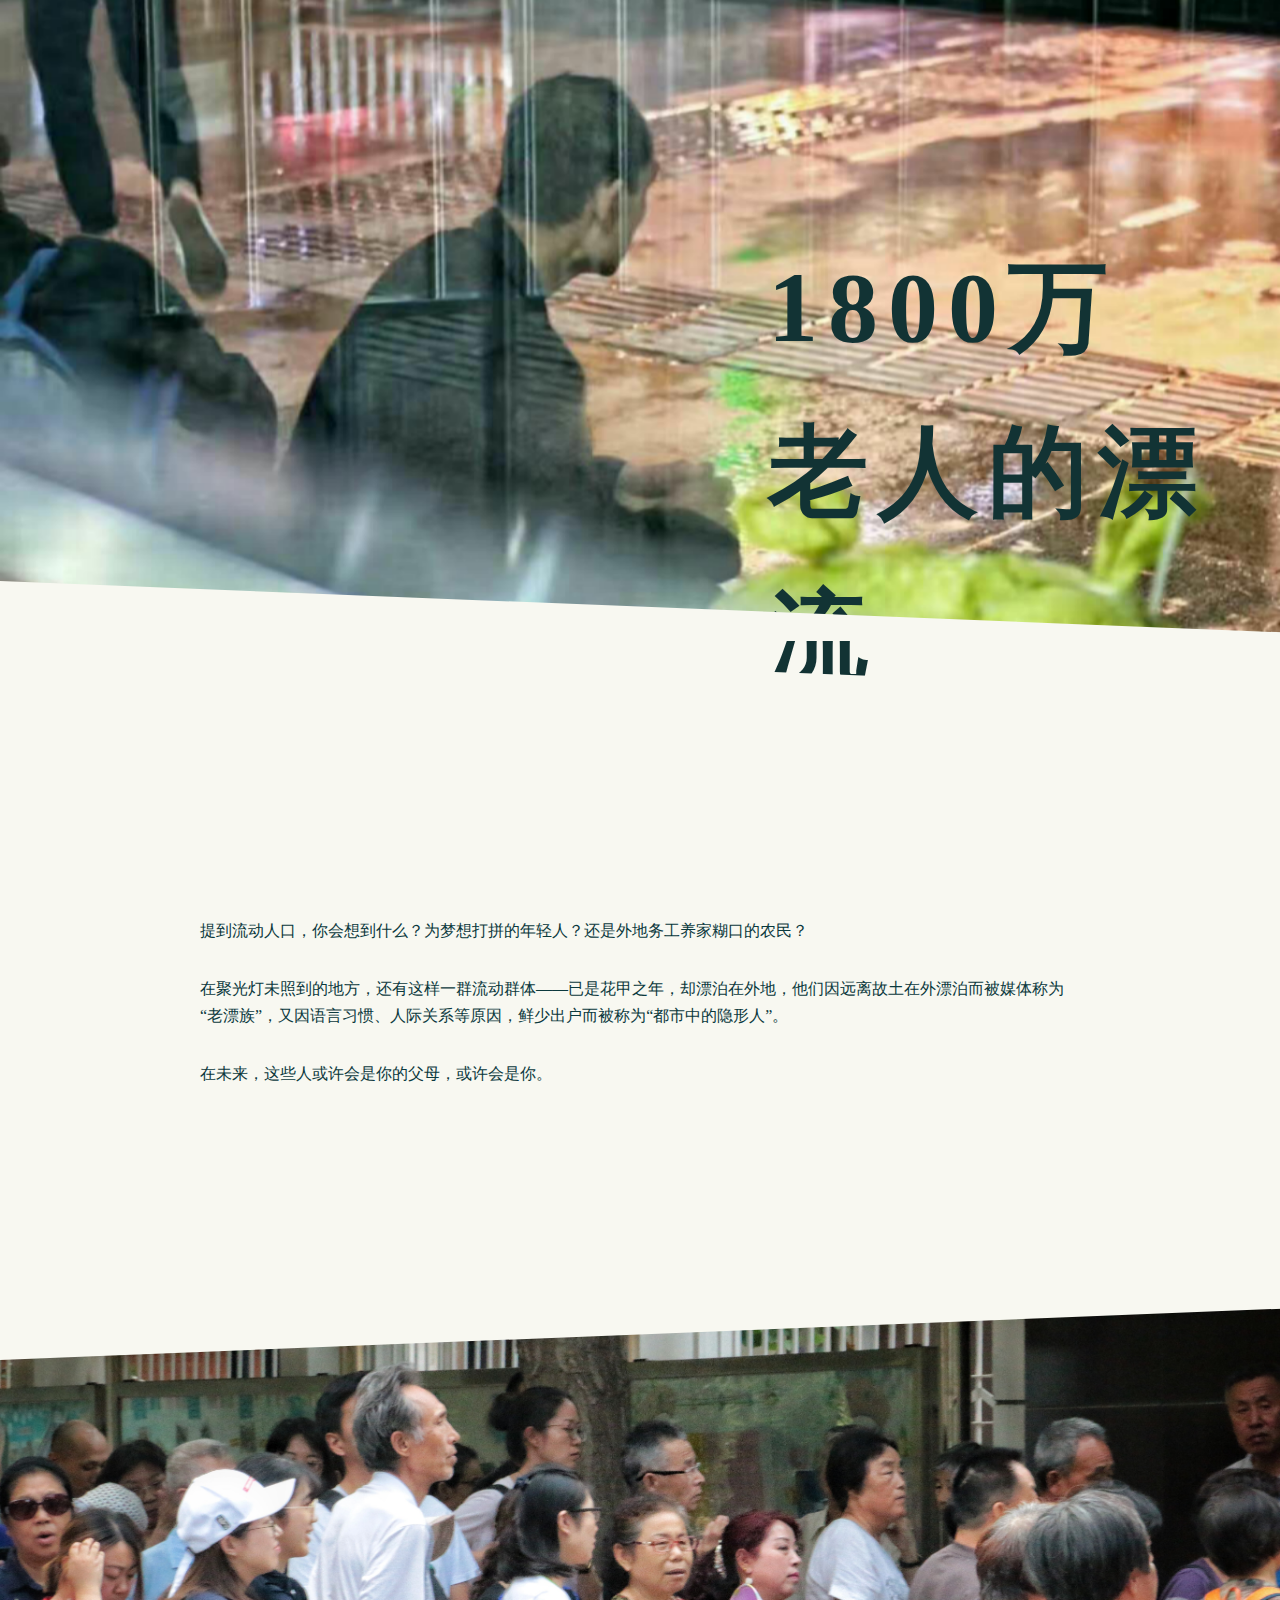
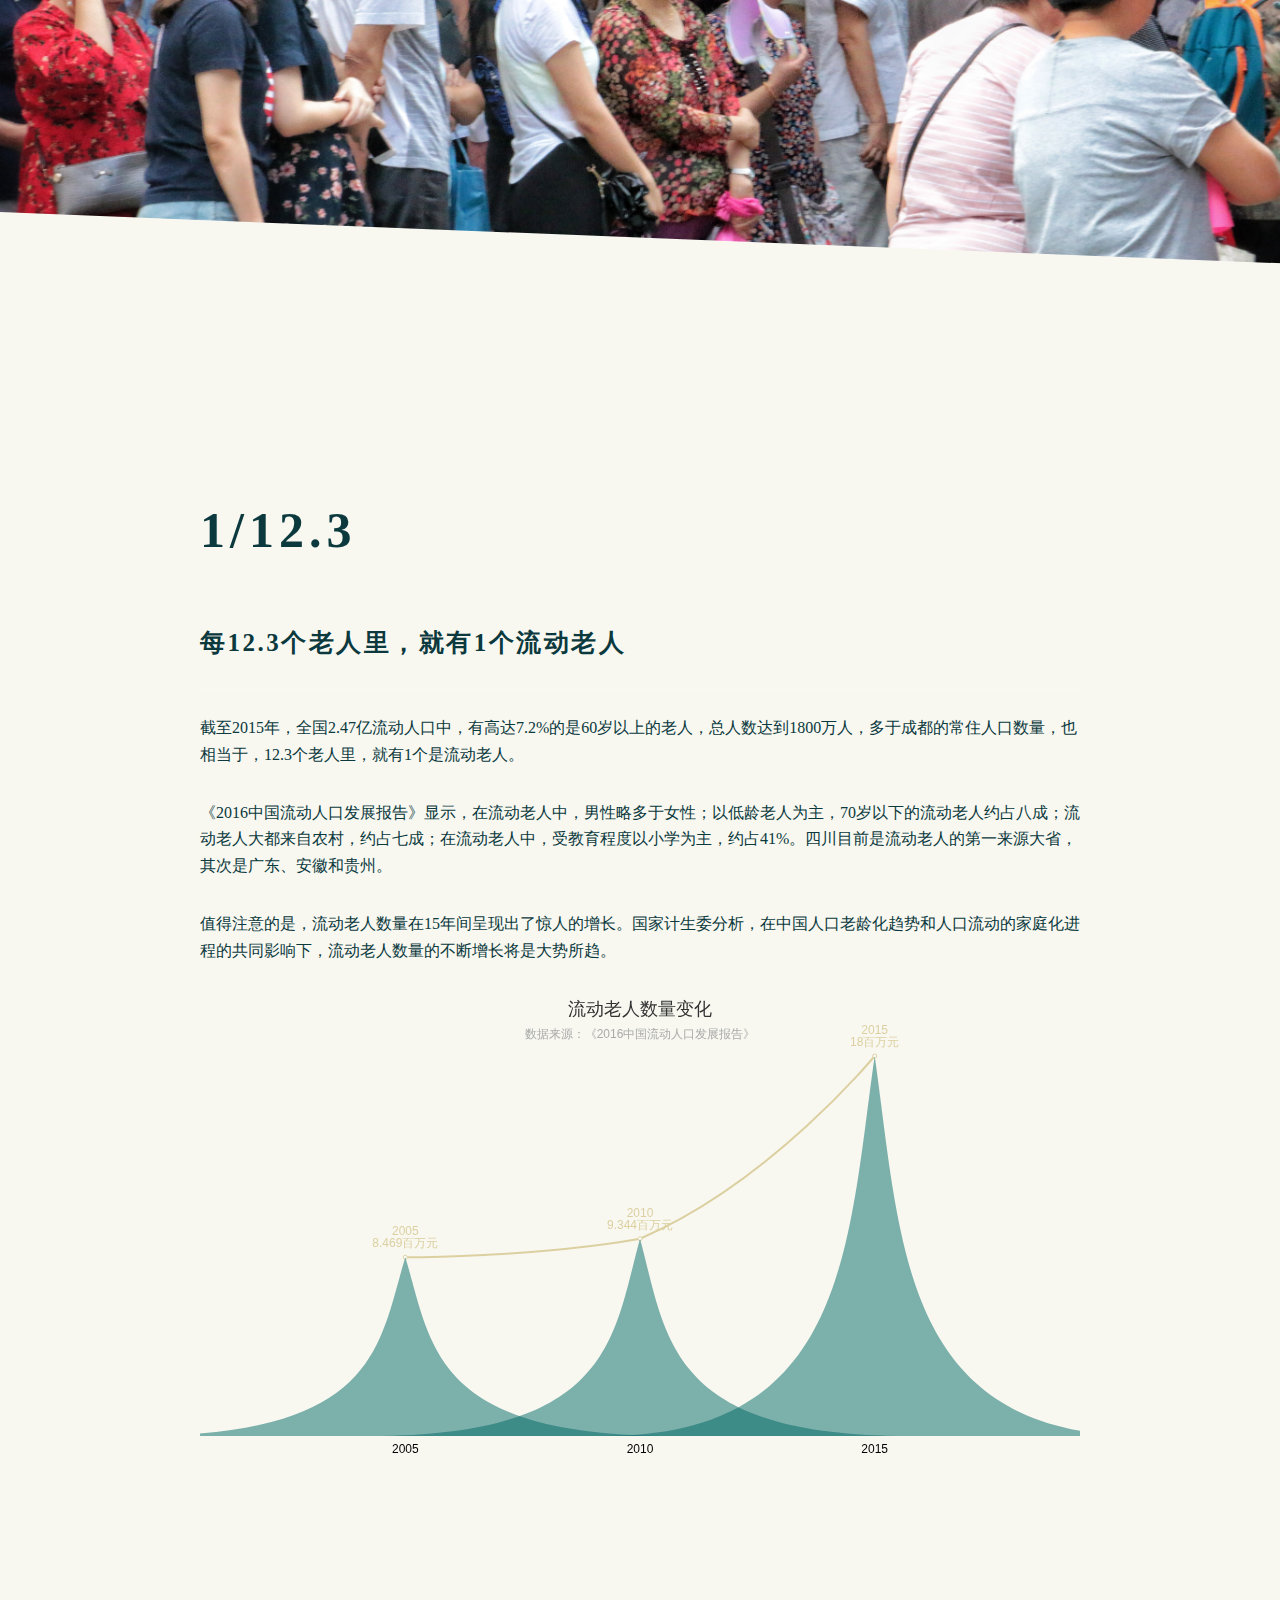
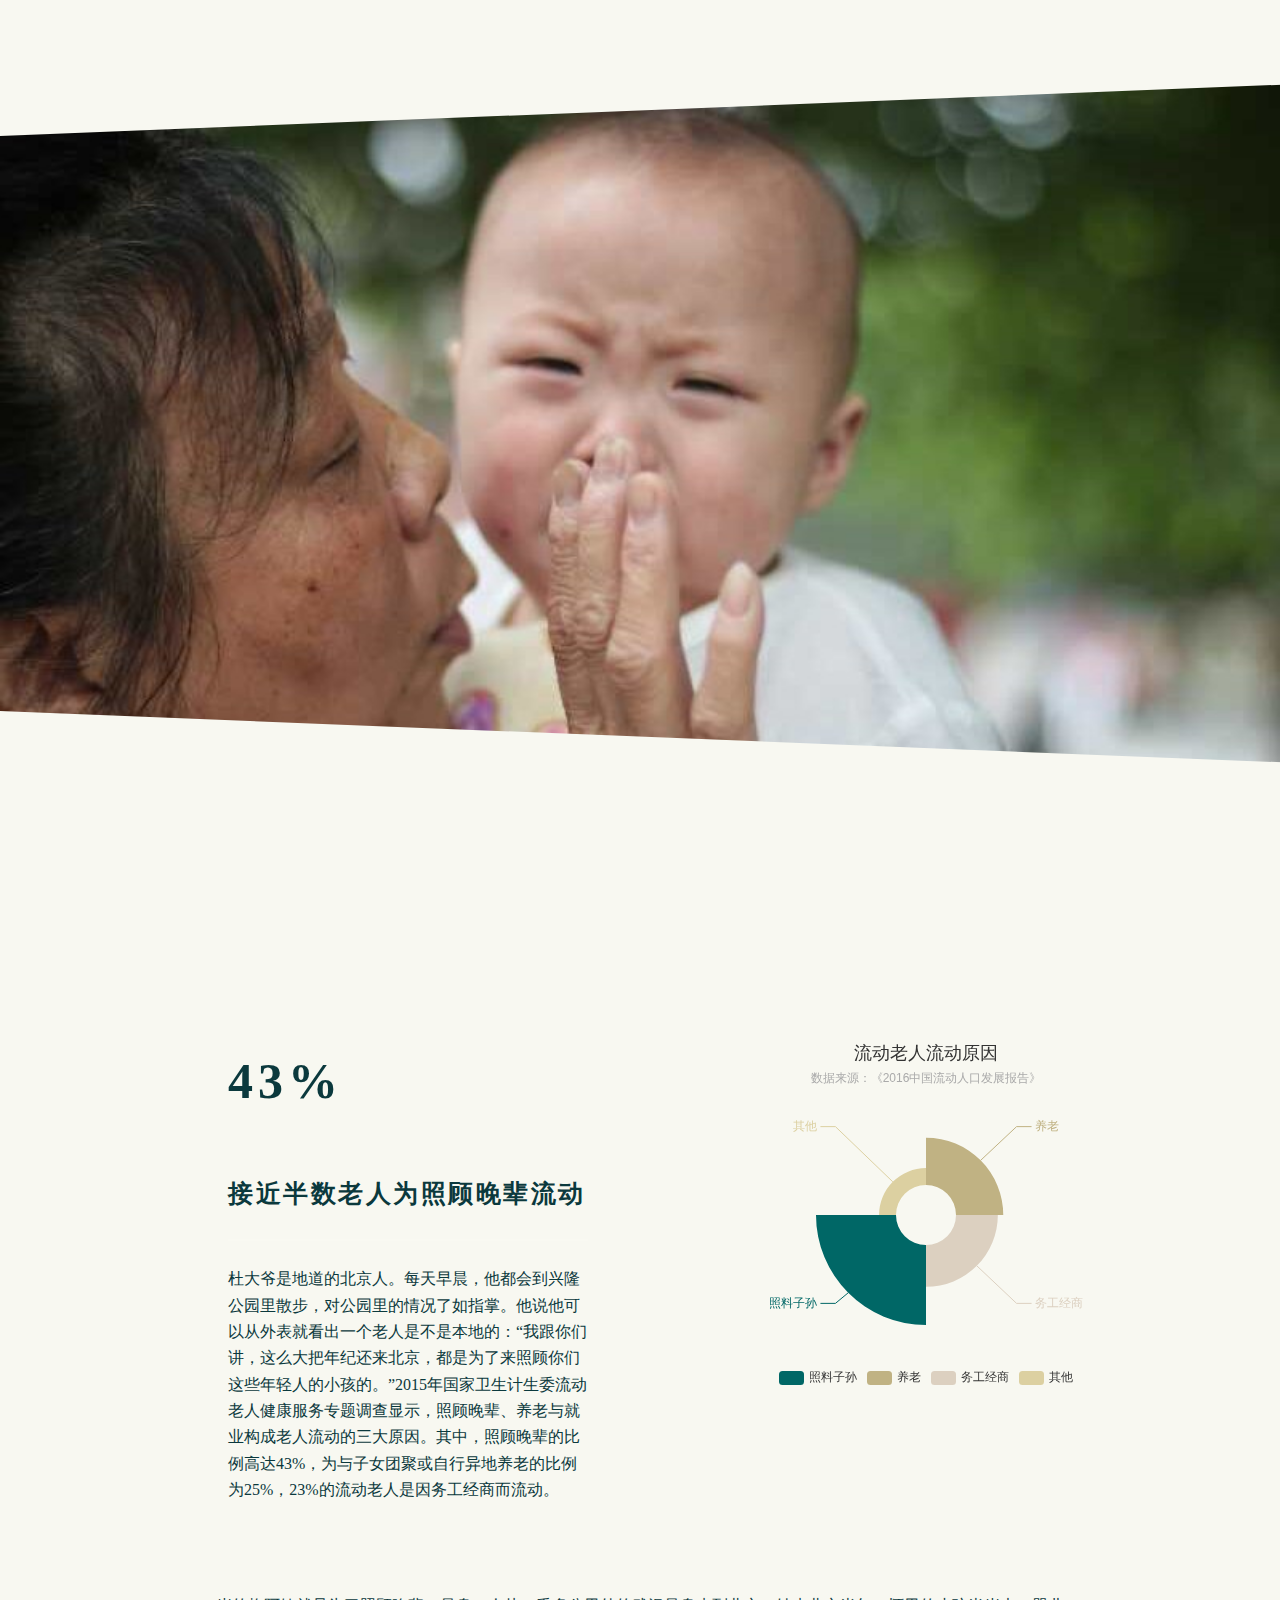
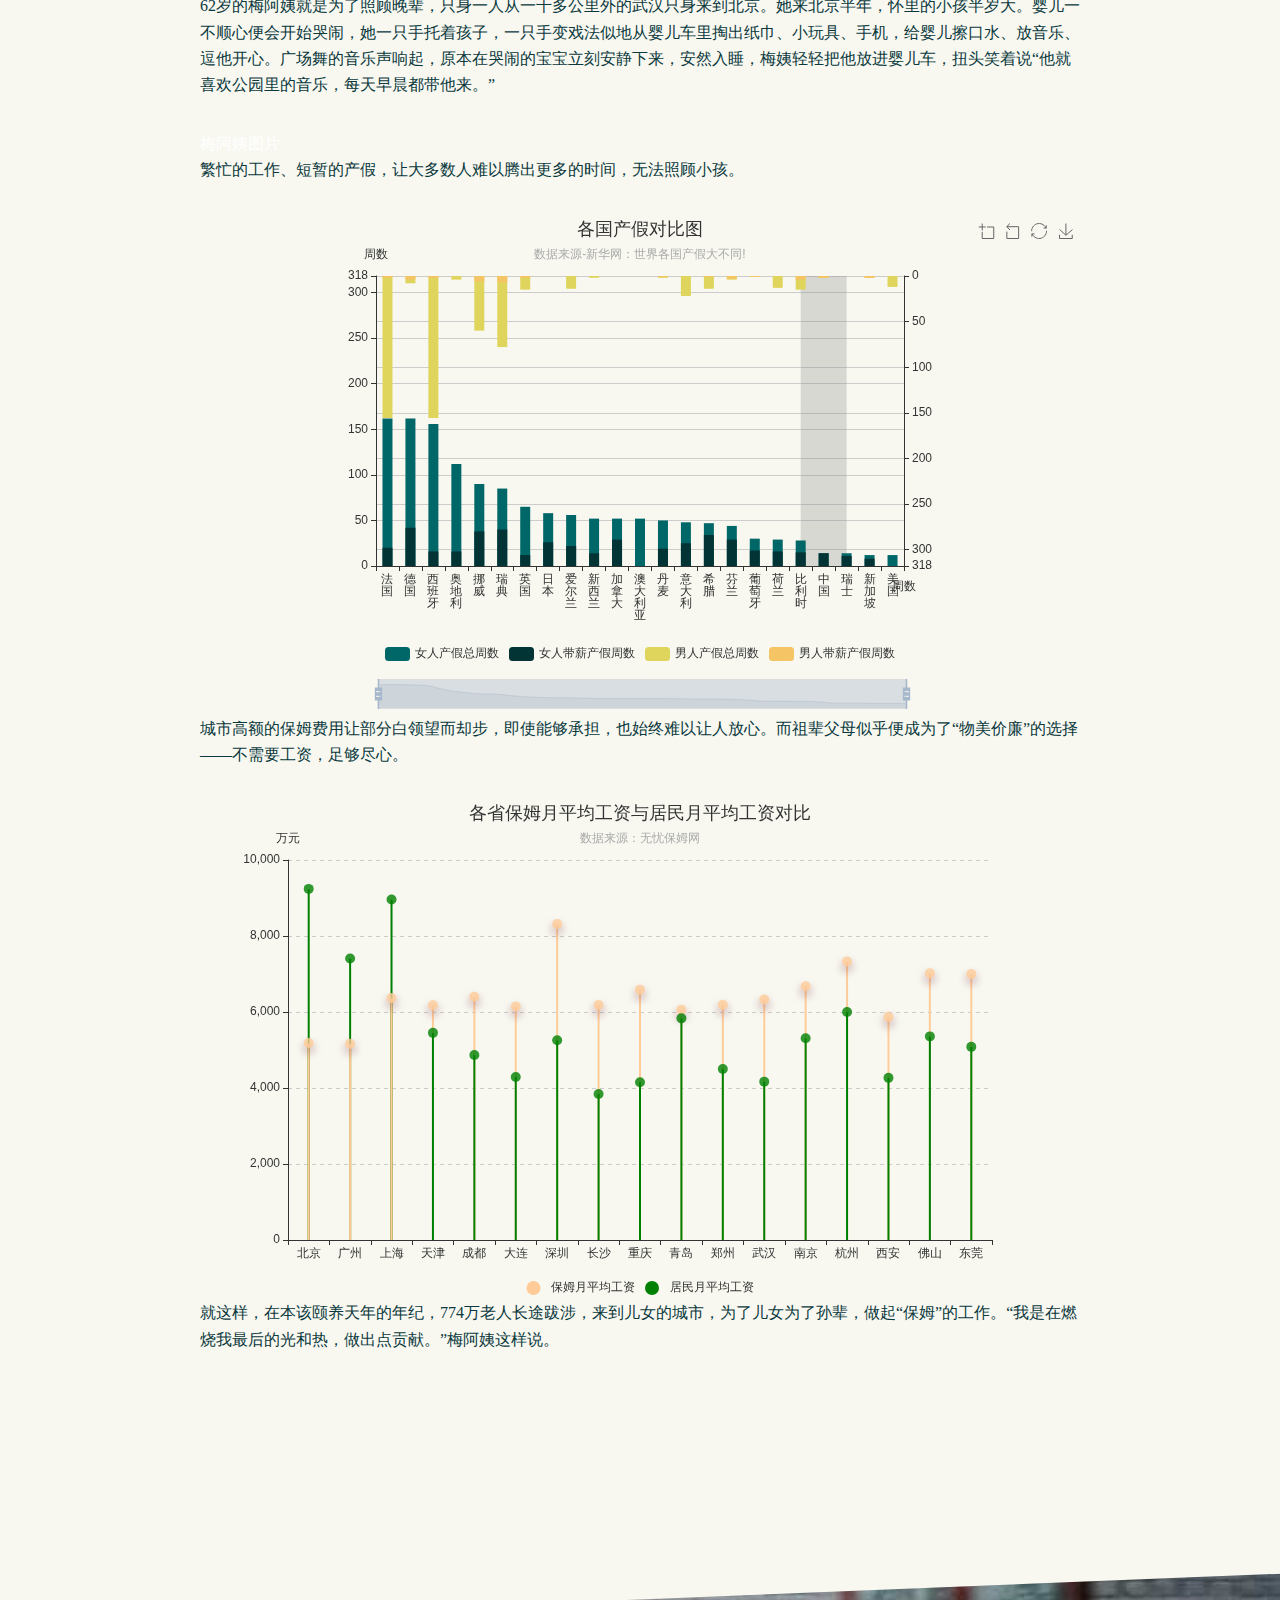
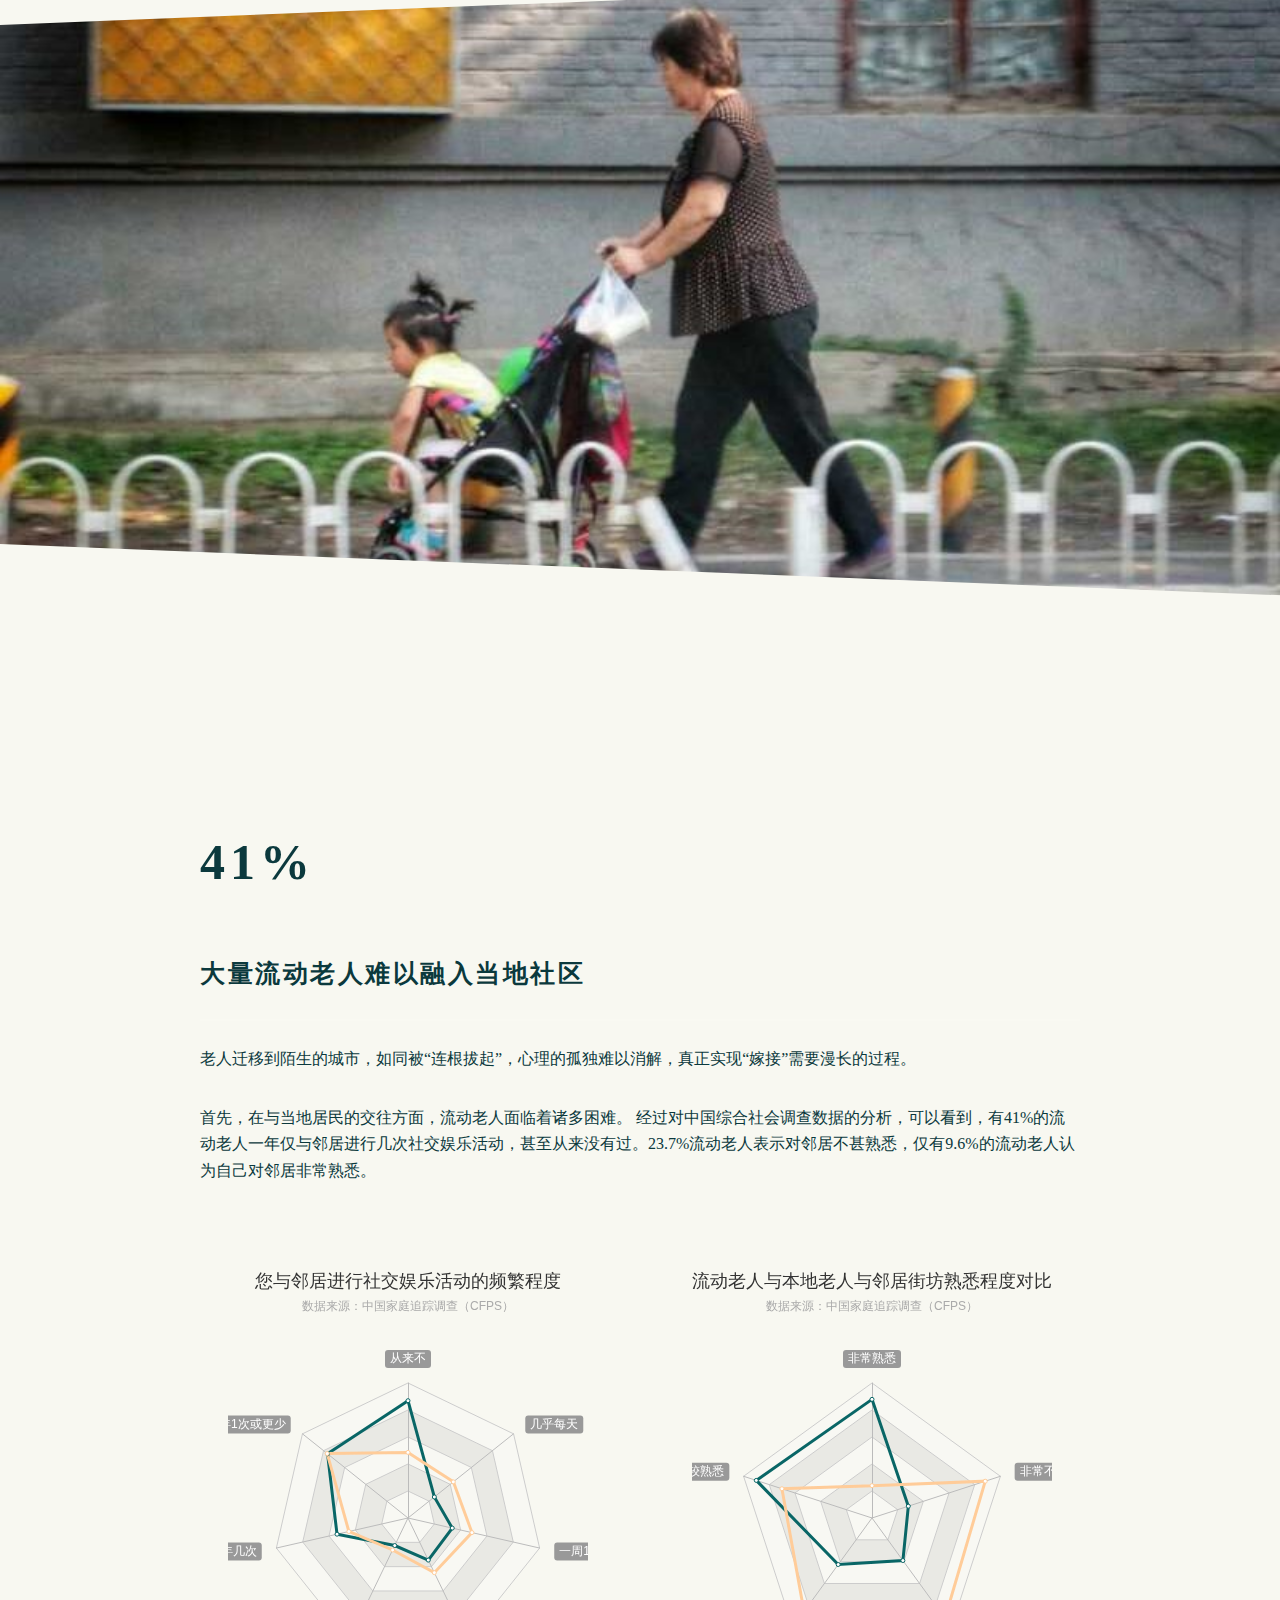
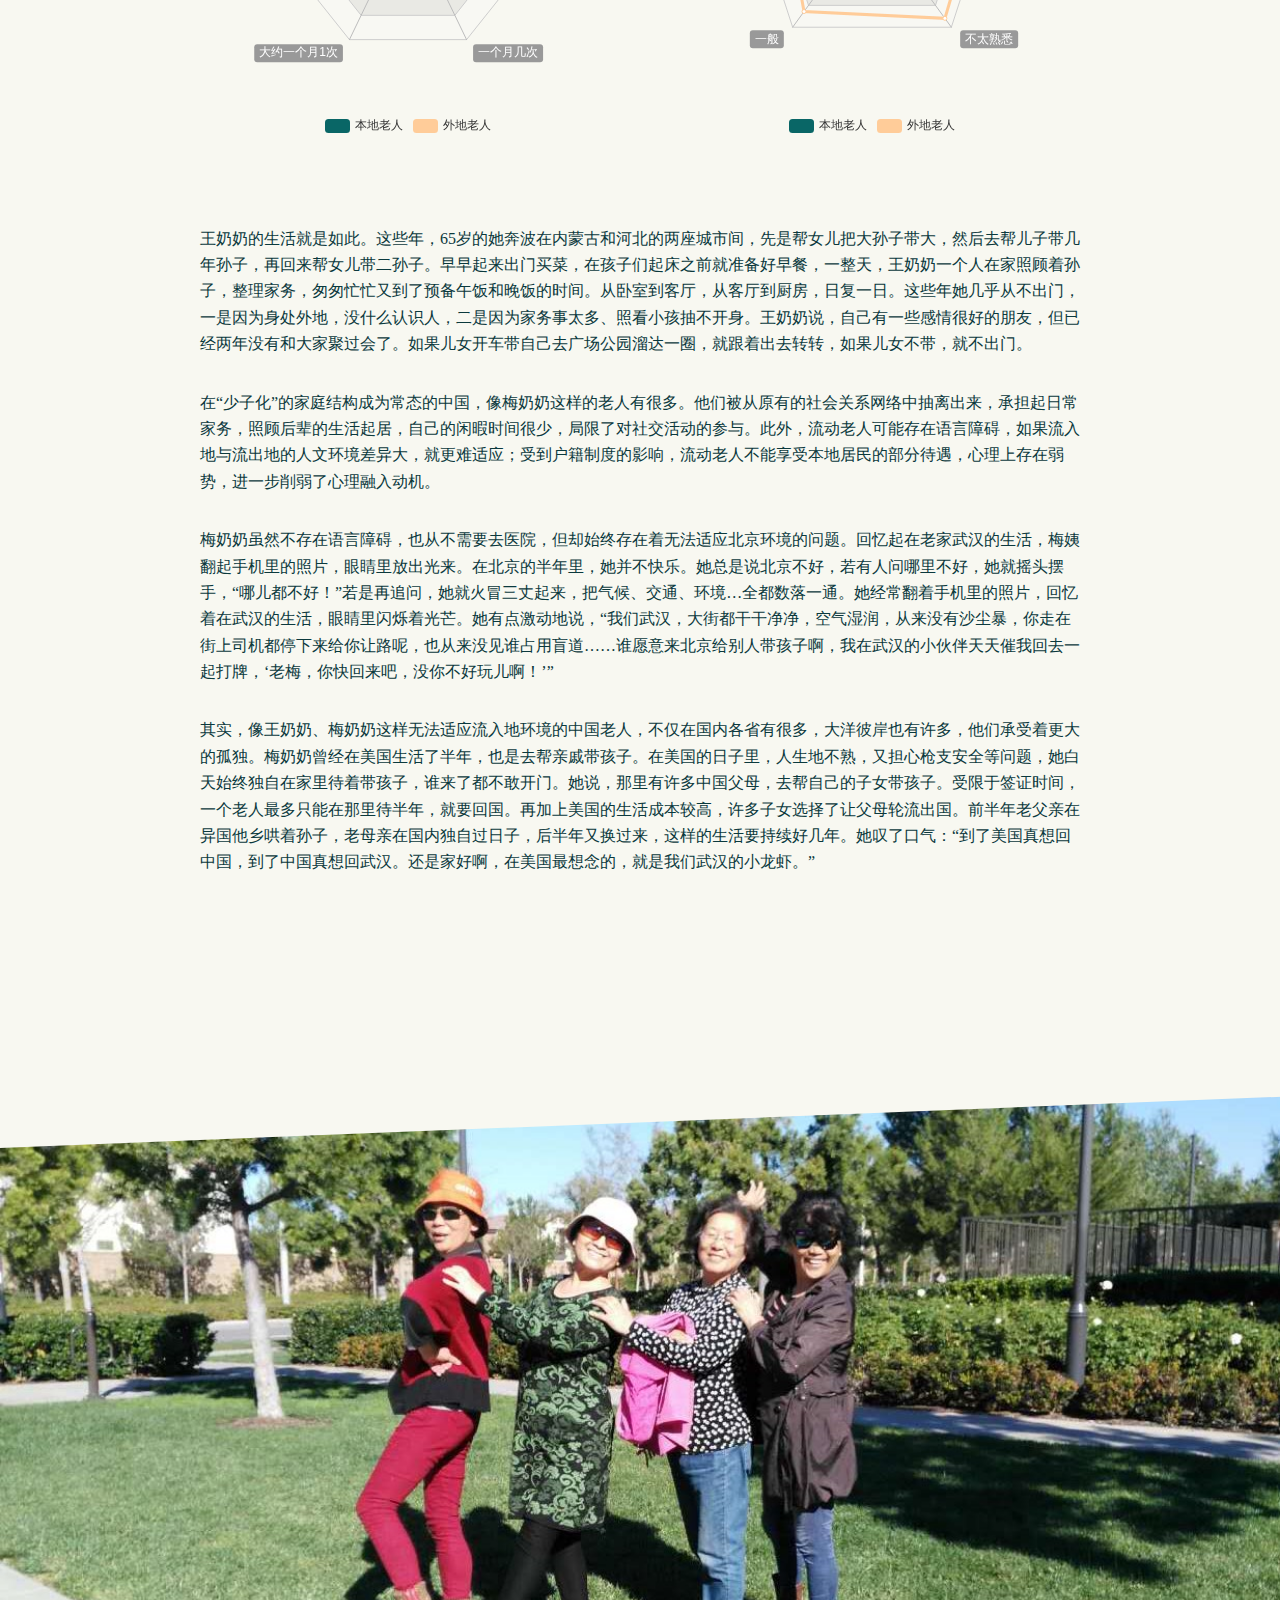
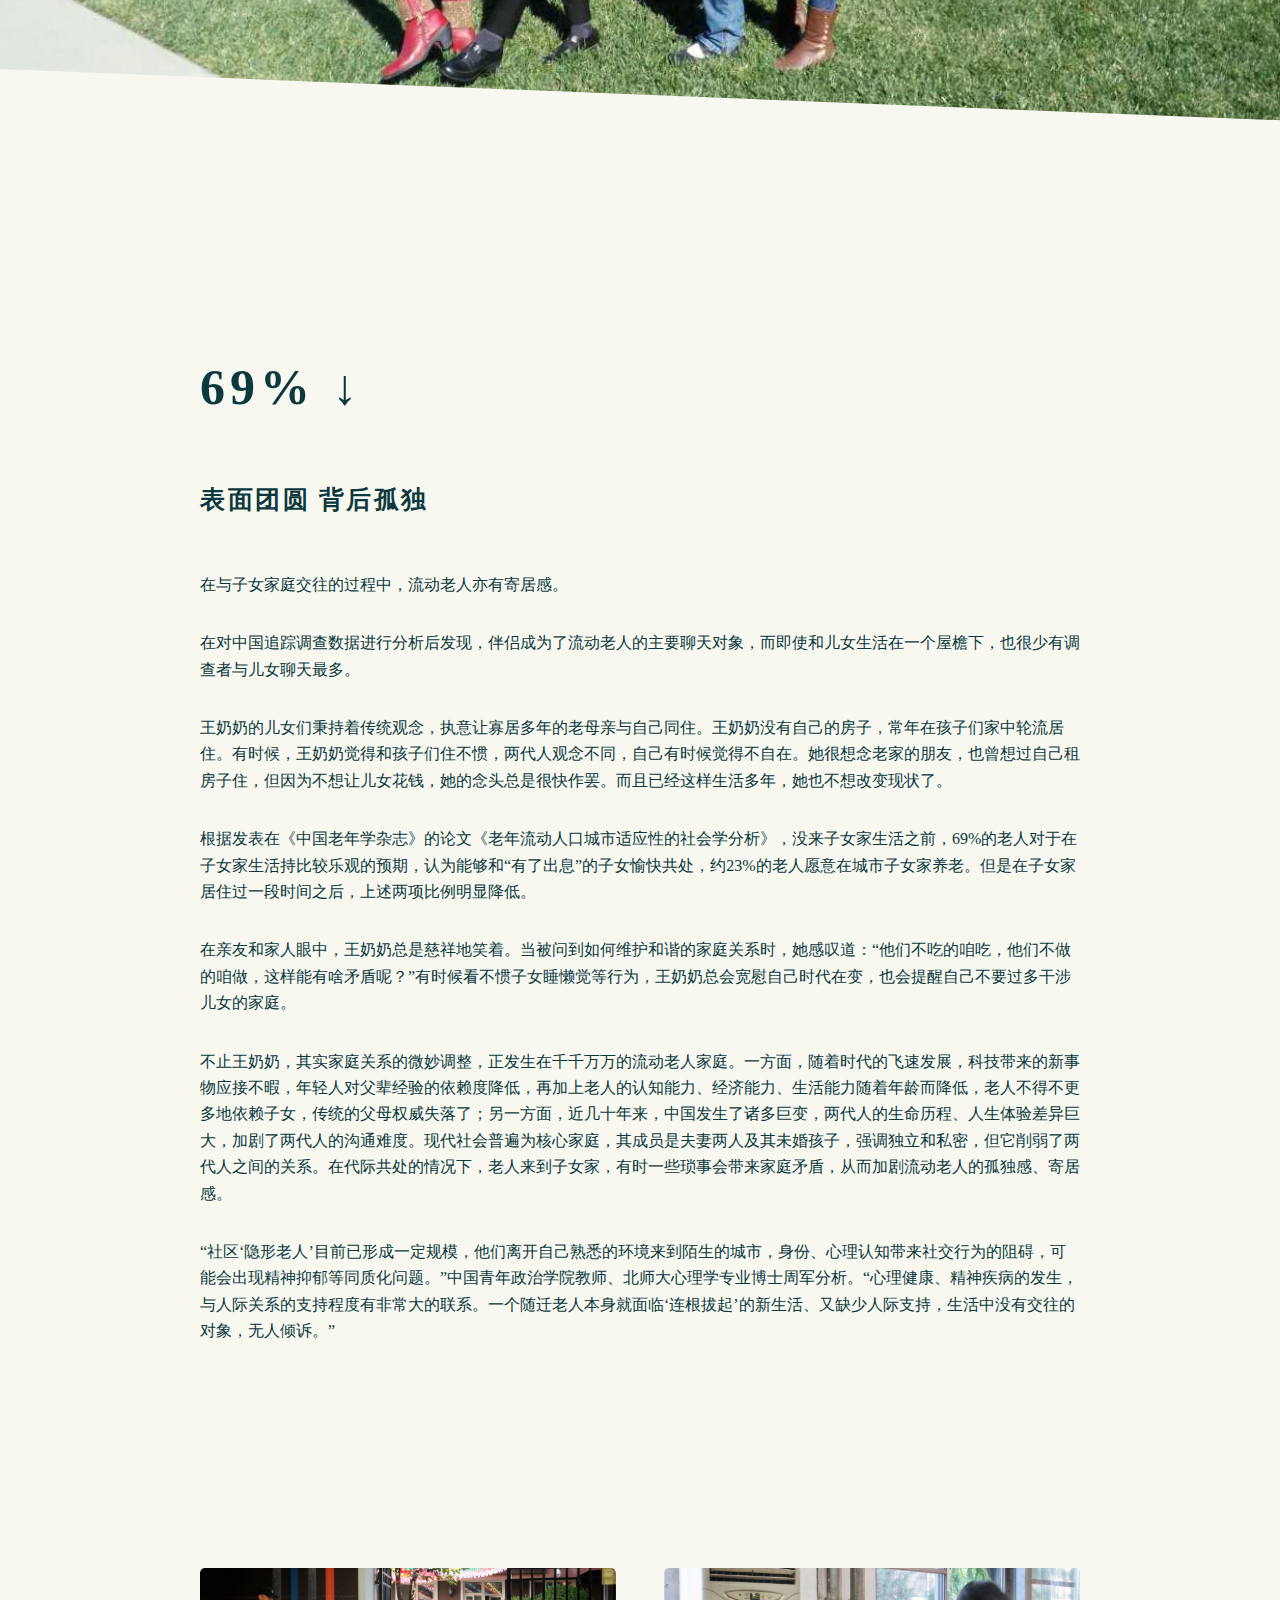
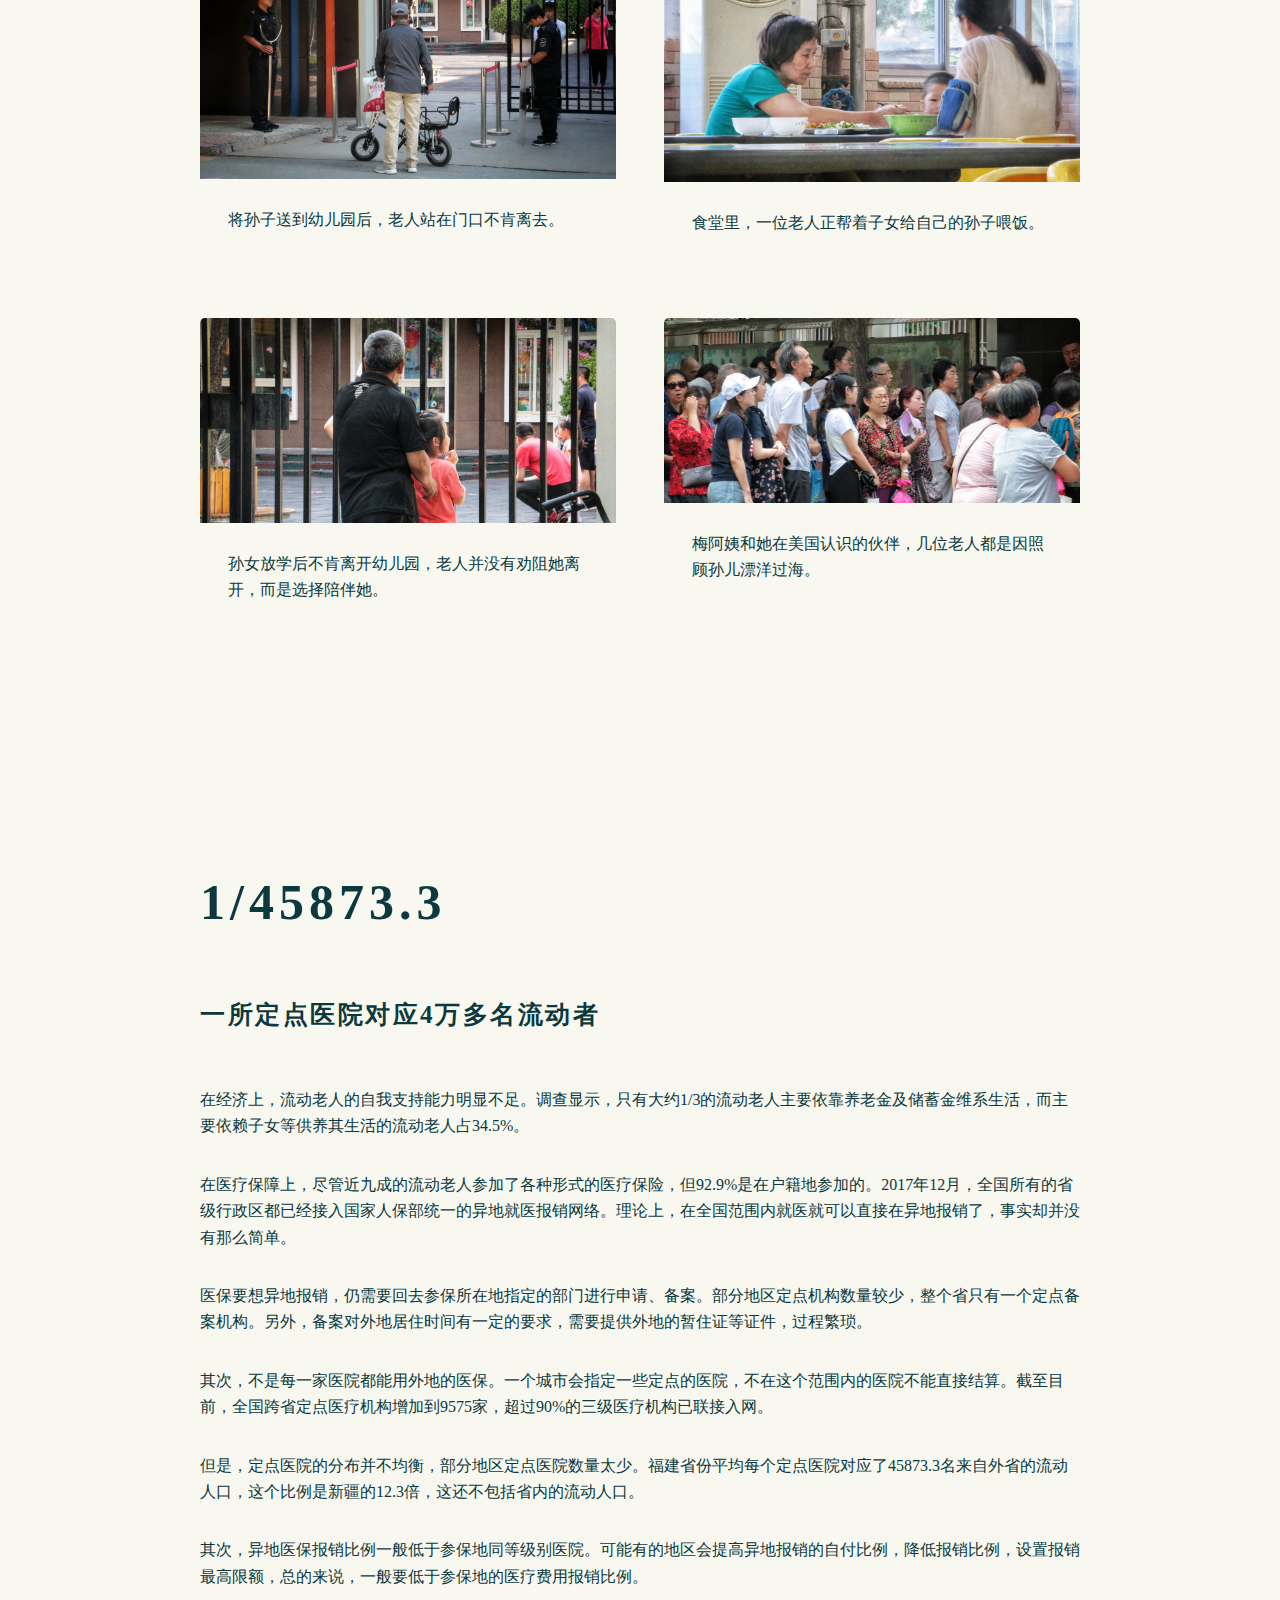
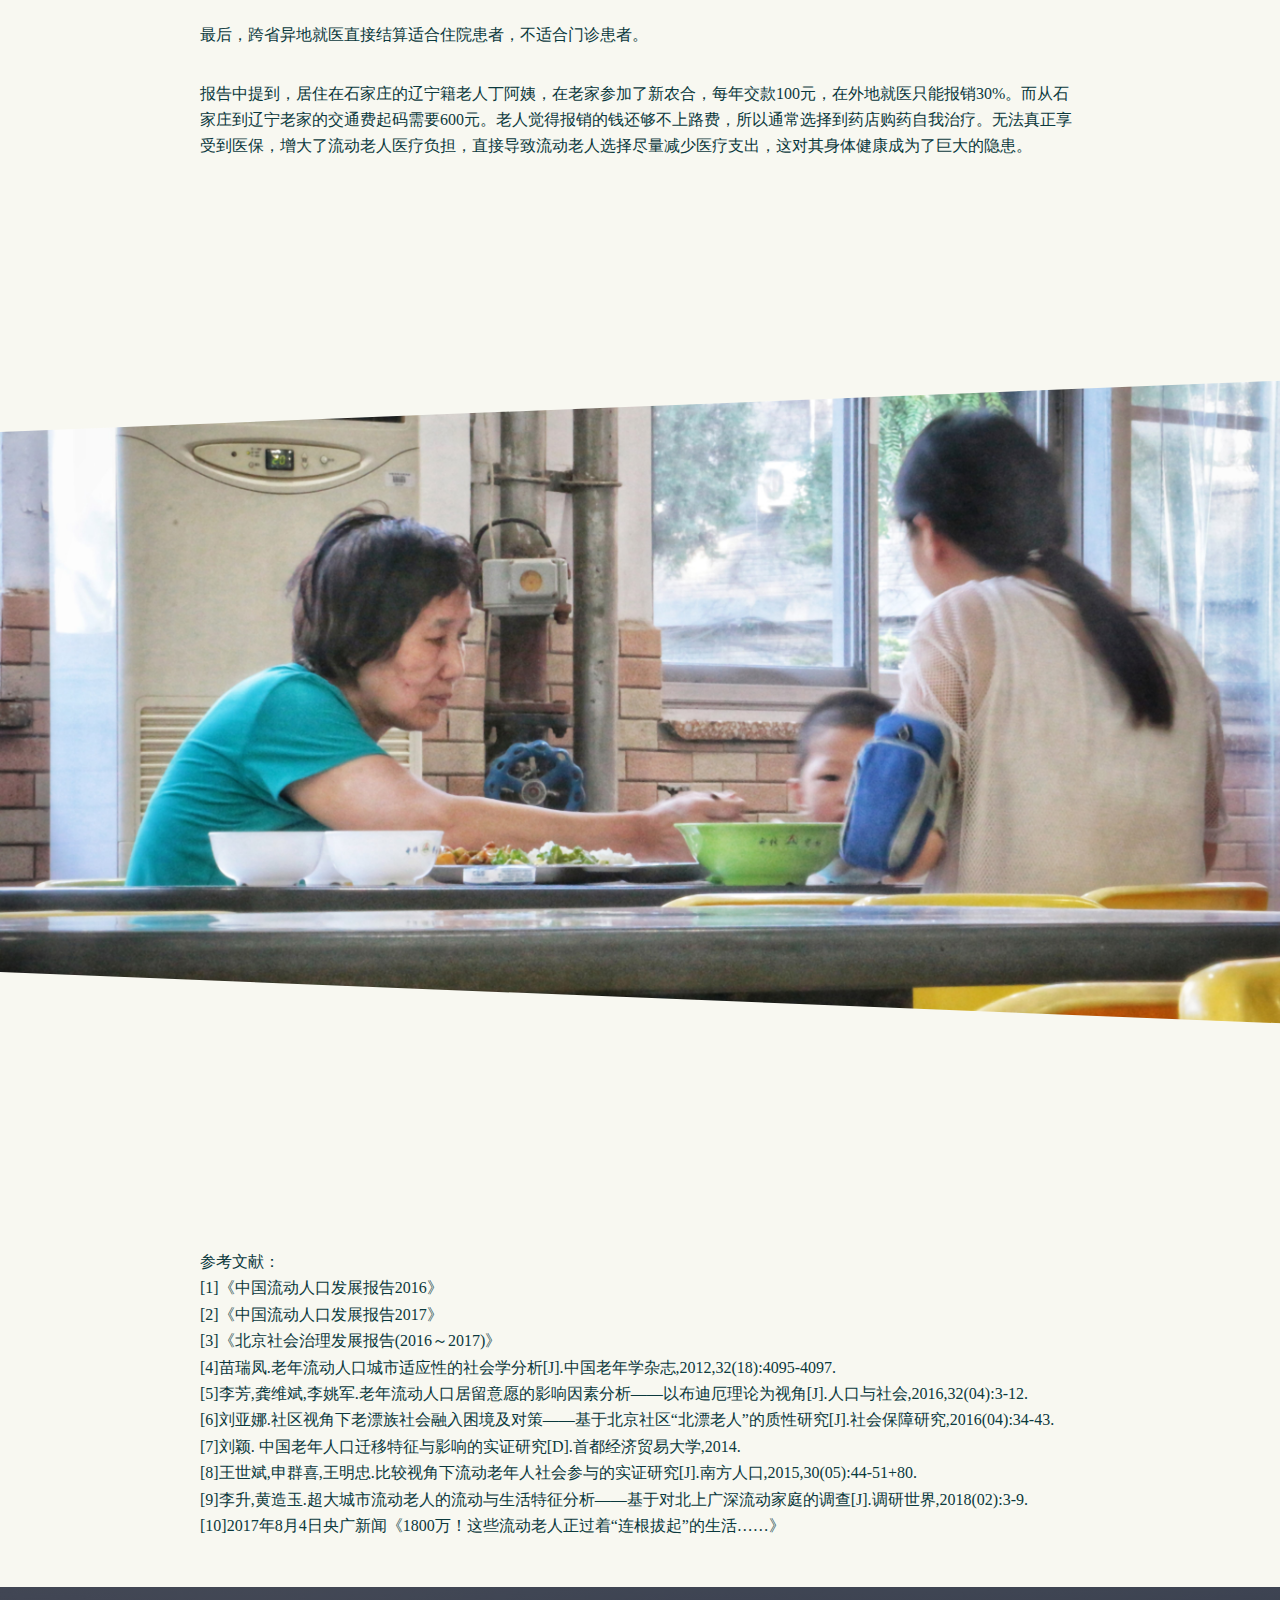
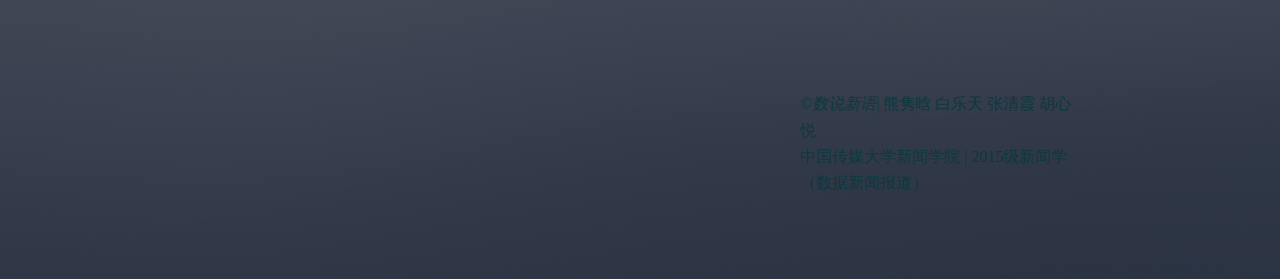
<file: ElderImmigrants/index.html>
<!DOCTYPE HTML>
<!--
	Solid State by HTML5 UP
	html5up.net | @ajlkn
	Free for personal and commercial use under the CCA 3.0 license (html5up.net/license)
-->
<html>
	<head>
		<title>1800万老人的漂流</title>
		<meta charset="utf-8" />
		<meta name="viewport" content="width=device-width, initial-scale=1, user-scalable=no" />
		<link rel="stylesheet" href="assets/css/main.css" />
		<noscript><link rel="stylesheet" href="assets/css/noscript.css" /></noscript>
		<script type="text/javascript" src="assets/js/echarts.min.js"></script>
		
	</head>
	<body class="is-preload" style="background-color: #f8f8f1">
        <!-- 背景图pic0 -->
       
		 <div  style="background-color: #f8f8f1">
            <img src="images/pic0 .png" style="width:100%;height: 100%" alt="" />
             <div class="triangle"> </div>
            <h2 style="color: #123334; position: absolute;top:25%;left:60%;font-size: 100px;font-family: TypeLand KhangXi Dict Demo">1800万<br>老人的漂流</h2>
            <div class="triangle" style="font-color:black"></div>
       
		<!-- Page Wrapper -->
       <!--  <section id="banner">
			<div id="page-wrapper"> -->
				<!-- Header -->
					<!-- <header id="header" class="alt" >
						<h1 style="color:#f8f8f1;">1800万的漂流</h1>
					</header>
            </div>
        </section> -->
   				<!-- Banner -->
					<!-- <section id="banner" style="background-color: #f8f8f1">
						<div class="inner">
							<div class="logo"><span class="icon fa-diamond"></span></div>
							<h2 style="color: #0b393d;background-color: #f8f8f1">1800万的漂流</h2>
						</div>
					</section>
                 -->
				<!-- Wrapper -->
					<section id="wrapper" style="background-color: #f8f8f1">

						<!-- One 导语 -->
							<section id="one" class="wrapper spotlight style3" style="background-color: #f8f8f1;">
								<div class="inner" style="background-color: #f8f8f1">
									<div class="content">
										<p style="font-family: SimSun">提到流动人口，你会想到什么？为梦想打拼的年轻人？还是外地务工养家糊口的农民？</p>
            							<p>在聚光灯未照到的地方，还有这样一群流动群体——已是花甲之年，却漂泊在外地，他们因远离故土在外漂泊而被媒体称为“老漂族”，又因语言习惯、人际关系等原因，鲜少出户而被称为“都市中的隐形人”。</p>
            							<p>在未来，这些人或许会是你的父母，或许会是你。</p>
									</div>
								</div>
							</section>

						<!-- Two 图片pic07 -->
							<section id="two" class="wrapper alt spotlight style2" style="background-color: #f8f8f1">
								<div class="trapezoid"> </div> 
                                  <img src="images/pic07.jpg" style="width:100%" alt="" />
                                <div class="triangle"> </div>
							</section>

						<!-- Three 第一部分 -->
							<section id="three" class="wrapper spotlight style3" style="background-color: #f8f8f1">
                                <div class="inner">
                                <!-- <div class="wrapper spotlight style3"> -->
									<div class="content">
										<h1 style="color: #0b393d;background-color: #f8f8f1">1/12.3</h1>
										<h3 class="major">每12.3个老人里，就有1个流动老人</h2>
										<p>截至2015年，全国2.47亿流动人口中，有高达7.2%的是60岁以上的老人，总人数达到1800万人，多于成都的常住人口数量，也相当于，12.3个老人里，就有1个是流动老人。</p>
	
										<p>《2016中国流动人口发展报告》显示，在流动老人中，男性略多于女性；以低龄老人为主，70岁以下的流动老人约占八成；流动老人大都来自农村，约占七成；在流动老人中，受教育程度以小学为主，约占41%。四川目前是流动老人的第一来源大省，其次是广东、安徽和贵州。</p>
										<p>
										值得注意的是，流动老人数量在15年间呈现出了惊人的增长。国家计生委分析，在中国人口老龄化趋势和人口流动的家庭化进程的共同影响下，流动老人数量的不断增长将是大势所趋。</p>
									 <div id="container1" style="height: 500%;width: 100%"></div>
                                            <script type="text/javascript">
                                            var dom = document.getElementById("container1");
                                            var myChart = echarts.init(dom);
                                            var app = {};
                                            option = null;
                                            option = {
                                                title: {
                                                    text: '流动老人数量变化',
                                                    subtext:'数据来源：《2016中国流动人口发展报告》',
                                                    left:'center',
                                                    
                                                },
                                                tooltip: {
                                                    trigger: 'axis',
                                                    axisPointer: {
                                                        type: 'none'
                                                    },
                                                    formatter: function (params) {
                                                        return params[0].name + ': ' + params[0].value;
                                                    }
                                                },
                                                xAxis: {
                                                    data: ['2005', '2010', '2015' ],
                                                    axisTick: {show: false},
                                                    axisLine: {show: false},
                                                    axisLabel: {
                                                        textStyle: {
                                                            color: '#000000'
                                                        }
                                                    }
                                                },
                                                yAxis: {
                                                	// name:'百万人',

                                                    splitLine: {show: false},
                                                    axisTick: {show: false},
                                                    axisLine: {show: false},
                                                    axisLabel: {show: false}
                                                },
                                                // color: ['#e54035'],
                                                 color: ['#e54035'],
                                                series: [
                                                    {
                                                    name: 'hill',
                                                    type: 'pictorialBar',
                                                    barCategoryGap: '-130%',
                                                    color:"#006766",
                                                    // symbol: 'path://M0,10 L10,10 L5,0 L0,10 z',
                                                    symbol: 'path://M0,10 L10,10 C5.5,10 5.5,5 5,0 C4.5,5 4.5,10 0,10 z',
                                                    itemStyle: {
                                                        normal: {
                                                            opacity: 0.5
                                                        },
                                                        emphasis: {
                                                            opacity: 1
                                                        }
                                                    },
                                                    data: [8.469,9.344,18],
                                                    z: 10
                                                }, 
                                                {
                                                    data: [8.469,9.344,18],
                                                    type: 'line',
                                                    smooth:true,
                                                    color:"#dcd0a1",
                                                   label: {
                                                        show: true,
                                                        position: 'top',
                                                        formatter: "{b}\n{c}百万元"
                                                    }
                                                }]};;
                                            if (option && typeof option === "object") {
                                                myChart.setOption(option, true);
                                            }
                                                   </script>
									</div>
								</div>
							</section>
							<!-- 插入图片pic08 -->
						  <!-- <section id="five" class="wrapper alt spotlight style2" style="background-color: #f8f8f1">
								<div class="inner">
									<a href="#" class="image"><img src="images/pic08.jpg" alt="" /></a>
									<div class="content">
										
									</div>
								</div>
							</section> -->
                            <!-- 插入图片pic08 -->
                            <section id="five" class="wrapper alt spotlight style2" style="background-color: #f8f8f1">
                                <div class="trapezoid"> </div> 
                                  <img src="images/pic08 .jpg" style="width:100%" alt="" />
                                <div class="triangle"> </div>
                            </section>


						<!-- 第二部分-->
						<section id="three" class="wrapper spotlight style3" style="background-color: #f8f8f1">

								<div class="inner">
									<div class="content">
					
                                        <section class="features">
                                        <article>
                                            <h1>43%</h1>
                                            <h3 class="major">接近半数老人为照顾晚辈流动</h3>
                                        <p>杜大爷是地道的北京人。每天早晨，他都会到兴隆公园里散步，对公园里的情况了如指掌。他说他可以从外表就看出一个老人是不是本地的：“我跟你们讲，这么大把年纪还来北京，都是为了来照顾你们这些年轻人的小孩的。”2015年国家卫生计生委流动老人健康服务专题调查显示，照顾晚辈、养老与就业构成老人流动的三大原因。其中，照顾晚辈的比例高达43%，为与子女团聚或自行异地养老的比例为25%，23%的流动老人是因务工经商而流动。</p>
                                        </article>
                                        <article style="height: 500%">
                        <div id="container2" style="height: 350%;width: 130%"></div>
                                         <script type="text/javascript">
                                                var dom = document.getElementById("container2");
                                                var myChart = echarts.init(dom);
                                                var app = {};
                                                option = null;
                                                option = {
                                                    title : {
                                                        text: '流动老人流动原因',
                                                        subtext:'数据来源：《2016中国流动人口发展报告》',
                                                        x:'center'
                                                    },
                                                    tooltip : {
                                                        trigger: 'item',
                                                        formatter: "{a} <p/>{b} : {c} ({d}%)"
                                                    },
                                                    legend: {
                                                        x : 'center',
                                                        y : 'bottom',
                                                        data:['照料子孙','养老','务工经商','其他']
                                                    },
                                                    toolbox: {
                                                        show : true,
                                                        feature : {
                                                            mark : {show: true},
                                                            dataView : {show: false, readOnly: false},
                                                            magicType : {
                                                                show: true,
                                                                type: ['pie', 'funnel']
                                                            },
                                                            restore : {show: false},
                                                            saveAsImage : {show: false}
                                                        }
                                                    },
                                                    calculable : false,
                                                    series : [
                                                        
                                                        {
                                                            name:'流动原因',
                                                            type:'pie',
                                                            radius : [30, 110],
                                                            center : ['50%', '50%'],
                                                            roseType : 'area',
                                                            data:[
                                                                
                                                                
                                                                {value:4572000, name:'养老'},
                                                               
                                                                {value:4050000, name:'务工经商'},
                                                                {value:7740000, name:'照料子孙'},
                                                                {value:1638000, name:'其他'}
                                                            ],
                                                            itemStyle: {
                                                                                normal: {
                                                                                    color: function(params) {
                                                                                        var colorList = [
                                                                                          '#c0b283','#dcd0c0','#006766','#dcd0a1'
                                                                                        ];
                                                                                        return colorList[params.dataIndex]
                                                                                    },
                                                                                 },
                                                                        }
                                                        }
                                                    ]
                                                };
                                                ;;
                                                if (option && typeof option === "object") {
                                                    myChart.setOption(option, true);
                                                }
                                                       </script>
                                        </article>
                                </section>
										
										<p>62岁的梅阿姨就是为了照顾晚辈，只身一人从一千多公里外的武汉只身来到北京。她来北京半年，怀里的小孩半岁大。婴儿一不顺心便会开始哭闹，她一只手托着孩子，一只手变戏法似地从婴儿车里掏出纸巾、小玩具、手机，给婴儿擦口水、放音乐、逗他开心。广场舞的音乐声响起，原本在哭闹的宝宝立刻安静下来，安然入睡，梅姨轻轻把他放进婴儿车，扭头笑着说“他就喜欢公园里的音乐，每天早晨都带他来。”</p>
										<div> 梅阿姨图片</div>
										<p>繁忙的工作、短暂的产假，让大多数人难以腾出更多的时间，无法照顾小孩。</p>
										<div id="container3" style="height: 500%;width: 100%"></div>
										       <script type="text/javascript">
                                                    var dom = document.getElementById("container3");
                                                    var myChart = echarts.init(dom);
                                                    var app = {};
                                                    option = null;
                                                    option = {
                                                        title : {
                                                            text: '各国产假对比图',
                                                            subtext:'数据来源-新华网：世界各国产假大不同!',
                                                            x: 'center',
                                                            align: 'right'
                                                        },
                                                        grid: {
                                                            bottom: 150,
                                                            left: '20%',
                                                            right:'20%'
                                                        },
                                                        toolbox: {
                                                            feature: {
                                                                dataZoom: {
                                                                    yAxisIndex: 'none'
                                                                },
                                                                restore: {},
                                                                saveAsImage: {}
                                                            }
                                                        },
                                                        tooltip : {
                                                            trigger: 'axis',
                                                            axisPointer: {
                                                                type: 'cross',
                                                                animation: false,
                                                                label: {
                                                                    backgroundColor: '#505765'
                                                                }
                                                            }
                                                        },
                                                        legend: {
                                                            data:['女人产假总周数', '女人带薪产假周数','男人产假总周数', '男人带薪产假周数'],
                                                            bottom:50,
                                                        },
                                                        xAxis : [
                                                            {
                                                                type : 'category',
                                                                boundaryGap : true,
                                                                axisLine: {onZero: false},
                                                                axisLabel: {  
                                                                       interval:0,  
                                                                       formatter:function(value)  
                                                                                   {  
                                                                                       return value.split("").join("\n");  
                                                                                   }    
                                                                    } ,
                                                                data : [
                                                                  "法国","德国","西班牙","奥地利","挪威","瑞典","英国","日本","爱尔兰","新西兰","加拿大","澳大利亚","丹麦","意大利","希腊","芬兰","葡萄牙","荷兰","比利时","中国","瑞士","新加坡","美国"]
                                                                  .map(function (str) {
                                                                    return str.replace(' ', '\n')
                                                                })
                                                            }
                                                        ],
                                                        yAxis: [
                                                            {
                                                                name: '周数',
                                                                type: 'value',
                                                                max: 318,
                                                                
                                                            },
                                                            {
                                                                name: '周数',
                                                                // nameLocation: 'start',
                                                                max: 318,
                                                                type: 'value',
                                                                inverse: true
                                                            }
                                                        ],
                                                         dataZoom: [
                                                            {
                                                                show: true,
                                                                realtime: true,
                                                                start: 0,
                                                                end: 100
                                                            },
                                                            {
                                                                type: 'inside',
                                                                realtime: true,
                                                                start: 65,
                                                                end: 85
                                                            }
                                                        ],
                                                        series: [
                                                            {
                                                            name:'女人产假总周数',
                                                            animation: true,
                                                            type: 'bar',
                                                            markArea: {
                                                                    // silent: false,
                                                                    itemStyle:{
                                                                        color :'rgb(144,144,144,0.3)'
                                                                    },
                                                                    data: [[{
                                                                        xAxis: '比利时'
                                                                    }, {
                                                                        xAxis: '瑞士'
                                                                    }]]
                                                                },
                                                            itemStyle: {
                                                                normal: {
                                                                    color: '#006768'
                                                                    // color:'#eb726f'
                                                                }
                                                            },
                                                            silent: true,
                                                            barWidth: 10,
                                                            barGap: '-100%', // Make series be overlap
                                                            data: [162,162,156,112,90,85,65,58,56,52,52,52,50,48,47,44,30,29,28,14,14,12,12]
                                                        }, {
                                                            name:'女人带薪产假周数',
                                                            animation: true,
                                                            type: 'bar',
                                                            barWidth: 10,
                                                            z: 10,
                                                            itemStyle: {
                                                                normal: {
                                                                    // color: '#023'
                                                                    color:'#023435'
                                                                }
                                                            },
                                                            data: [20,42,16,16,38,40,12,26,22,14,29,0,19,25,34,29,17,16,15,14,11,8,0]
                                                     },
                                                    {
                                                            name:'男人产假总周数',
                                                            yAxisIndex:1,
                                                            type: 'bar',
                                                            itemStyle: {
                                                                normal: {
                                                                    
                                                                    color:'#dfd55d'
                                                                }
                                                            },
                                                            silent: true,
                                                            barWidth: 10,
                                                            barGap: '-100%', // Make series be overlap
                                                            data: [156,8,156,4,60,78,15,0,14,2,0,0,2,22,14,4,1,13,15,2,0,2,12]
                                                        }, 
                                                        {
                                                            name:'男人带薪产假周数',
                                                            yAxisIndex:1,
                                                            type: 'bar',
                                                            barWidth: 10,
                                                            z: 10,
                                                            itemStyle: {
                                                                normal: {
                                                                    
                                                                    color:'#f5c464'
                                                                }
                                                            },
                                                            data: [2,4,2,0,6,7,2,0,0,0,0,0,1,0,1,3,1,0,4,2,0,2,0]
                                                        },
                                                        ]
                                                    };
                                                    ;;
                                                    if (option && typeof option === "object") {
                                                        myChart.setOption(option, true);
                                                    }
                                                           </script>
										<p>城市高额的保姆费用让部分白领望而却步，即使能够承担，也始终难以让人放心。而祖辈父母似乎便成为了“物美价廉”的选择——不需要工资，足够尽心。</p>
										<div id="container4" style="height: 500%;width: 100%"></div>
                                         <script type="text/javascript">
                                                var dom = document.getElementById("container4");
                                                var myChart = echarts.init(dom);
                                                var app = {};
                                                option = null;
                                                option = null;
                                                app.title = '气泡图';

                                                var data = [
                                                    [['北京',5183,'保姆月平均工资'],['广州',5164,'保姆月平均工资'],['上海',6367,'保姆月平均工资'],['天津',6178,'保姆月平均工资'],['成都',6402,'保姆月平均工资'],['大连',6144,'保姆月平均工资'],['深圳',8315,'保姆月平均工资'],['长沙',6186,'保姆月平均工资'],['重庆',6584,'保姆月平均工资'],['青岛',6057,'保姆月平均工资'],['郑州',6191,'保姆月平均工资'],['武汉',6331,'保姆月平均工资'],['南京',6680,'保姆月平均工资'],['杭州',7330,'保姆月平均工资'],['西安',5872,'保姆月平均工资'],['佛山',7017,'保姆月平均工资'],['东莞',6998,'保姆月平均工资']],
                                                    [['北京',9240,'居民月平均工资'],['广州',7409,'居民月平均工资'],['上海',8962,'居民月平均工资'],['天津',5451,'居民月平均工资'],['成都',4867,'居民月平均工资'],['大连',4291,'居民月平均工资'],['深圳',5258,'居民月平均工资'],['长沙',3841,'居民月平均工资'],['重庆',4150,'居民月平均工资'],['青岛',5833,'居民月平均工资'],['郑州',4500,'居民月平均工资'],['武汉',4167,'居民月平均工资'],['南京',5307,'居民月平均工资'],['杭州',6000,'居民月平均工资'],['西安',4267,'居民月平均工资'],['佛山',5358,'居民月平均工资'],['东莞',5083,'居民月平均工资']]
                                                ];

                                                option = {
                                                   
                                                    title: {
                                                        text: '各省保姆月平均工资与居民月平均工资对比',
                                                        subtext:'数据来源：无忧保姆网',
                                                        left:'center',
                                                    },
                                                    legend: {
                                                        // right: 10,
                                                        data: ['保姆月平均工资', '居民月平均工资'],
                                                        bottom:0
                                                    },
                                                    xAxis: {
                                                        splitLine: {
                                                            lineStyle: {
                                                                type: 'dashed'
                                                            }
                                                        },
                                                        data: ['北京','广州','上海','天津','成都','大连','深圳','长沙','重庆','青岛','郑州','武汉','南京','杭州','西安','佛山','东莞'],
                                                    },
                                                    yAxis: {
                                                    	name:'万元',
                                                        splitLine: {
                                                            lineStyle: {
                                                                type: 'dashed'
                                                            }
                                                        },
                                                        scale: true,
                                                        min: 0,
                                                        max: 10000
                                                    },
                                                    series: [
                                                    {
                                                            name:'bai',
                                                            type:'bar',
                                                            barWidth: '2',
                                                            barGap:'-100%',
                                                            itemStyle: {
                                                            normal: {
                                                                color: '#ffcc99'
                                                            }
                                                        },
                                                            data:[5183,5164,6367,6178,6402,6144,8315,6186,6584,6057,6191,6331,6680,7330,5872,7017,6998]
                                                        },
                                                         {
                                                            name:'le1',
                                                            type:'bar',
                                                            barWidth: '2',
                                                            barGap:'-100%',
                                                            itemStyle: {
                                                            normal: {
                                                                color: '#ffcc99'
                                                            }
                                                        },
                                                            data:[5183,5164,6367,,0,0,0,0,0,0,0,0,0,0,0,0,0,0]
                                                        },
                                                        {
                                                            name:'tian',
                                                            type:'bar',
                                                            barWidth: '2',
                                                            // barGap:'-100%',
                                                            itemStyle: {
                                                            normal: {
                                                                color: 'green'
                                                            }
                                                        },
                                                            data:[9240,7409,8962,5451,4867,4291,5258,3841,4150,5833,4500,4167,5307,6000,4267,5358,5083]
                                                        },
                                                                 {
                                                            name:'le1',
                                                            type:'bar',
                                                            barWidth: '2',
                                                            barGap:'-100%',
                                                            itemStyle: {
                                                            normal: {
                                                                color: '#ffcc99'
                                                            }
                                                        },
                                                            data:[5183,5164,6367,,0,0,0,0,0,0,0,0,0,0,0,0,0,0]
                                                        },
                                                    {
                                                        name: '保姆月平均工资',
                                                        data: data[0],
                                                        type: 'scatter',
                                                        label: {
                                                            emphasis: {
                                                                show: true,
                                                                formatter: function (param) {
                                                                    return param.data[1];
                                                                },
                                                                position: 'top'
                                                            }
                                                        },
                                                        itemStyle: {
                                                            normal: {
                                                                shadowBlur: 10,
                                                                shadowColor: 'rgba(120, 36, 50, 0.5)',
                                                                // shadowColor:'#DCD0C0',
                                                                shadowOffsetY: 5,
                                                                color: new echarts.graphic.RadialGradient(0.4, 0.3, 1, [{
                                                                    offset: 0,
                                                                    color: '#ffcc99'
                                                                }, {
                                                                    offset: 1,
                                                                    color: '#ffcc99'
                                                                }])
                                                            }
                                                        }
                                                    }, {
                                                        name: '居民月平均工资',
                                                        data: data[1],
                                                        type: 'scatter',
                                                        label: {
                                                            emphasis: {
                                                                show: true,
                                                                formatter: function (param) {
                                                                    return param.data[1];
                                                                },
                                                                position: 'top'
                                                            }
                                                        },
                                                        itemStyle: {
                                                            normal: {
                                                                
                                                                color: new echarts.graphic.RadialGradient(0.4, 0.3, 1, [{
                                                                    offset: 0,
                                                                    color: 'green'
                                                                }, {
                                                                    offset: 1,
                                                                    color: 'green'
                                                                }])
                                                            }
                                                        }
                                                      
                                                    }
                                                        
                                                    ]
                                                };;;
                                                if (option && typeof option === "object") {
                                                    myChart.setOption(option, true);
                                                }
                                                       </script>
										<p>就这样，在本该颐养天年的年纪，774万老人长途跋涉，来到儿女的城市，为了儿女为了孙辈，做起“保姆”的工作。“我是在燃烧我最后的光和热，做出点贡献。”梅阿姨这样说。</p>
										  

									</div>
								</div>
                                
							</section>

						<!--插入一张图片pic10-->
                            <section id="two" class="wrapper alt spotlight style2" style="background-color: #f8f8f1">
                                <div class="trapezoid"> </div> 
                                  <img src="images/pic10.jpg" style="width:100%" alt="" />
                                <div class="triangle"> </div>
                            </section>	
						

						<!--第三部分-->
						<section id="one" class="wrapper spotlight style1" style="background-color: #f8f8f1">
								<div class="inner">
									<!--<a href="#" class="image"><img src="images/pic01.jpg" alt="" /></a>-->
									<div class="content">
									<h1 >41%</h1>
										<h3 class="major">大量流动老人难以融入当地社区</h2>
										<p>老人迁移到陌生的城市，如同被“连根拔起”，心理的孤独难以消解，真正实现“嫁接”需要漫长的过程。
										<p>首先，在与当地居民的交往方面，流动老人面临着诸多困难。
										经过对中国综合社会调查数据的分析，可以看到，有41%的流动老人一年仅与邻居进行几次社交娱乐活动，甚至从来没有过。23.7%流动老人表示对邻居不甚熟悉，仅有9.6%的流动老人认为自己对邻居非常熟悉。</p>
									<section class="features" style="width: 100%;align-items: center">
                                        <article>
                                            <div id="container5" style="height: 500%;width: 100%"></div>
                                         <script type="text/javascript">
                                            var dom = document.getElementById("container5");
                                            var myChart = echarts.init(dom);
                                            var app = {};
                                            option = null;
                                            option = {
                                                title: {
                                                    text: '您与邻居进行社交娱乐活动的频繁程度',
                                                    subtext:'数据来源：中国家庭追踪调查（CFPS）',
                                                    left:'center',
                                                },
                                                tooltip: {},
                                                legend: {
                                                    data: ['本地老人', '外地老人'],
                                                    bottom:30,
                                                },
                                                radar: {
                                                    // shape: 'circle',
                                                    name: {
                                                        textStyle: {
                                                            color: '#fff',
                                                            backgroundColor: '#999',
                                                            borderRadius: 3,
                                                            padding: [3, 5]
                                                       }
                                                    //   lineStyle:[
                                                    //       {
                                                    //       name:'本地老人',
                                                    //       color:"green"
                                                    //   },
                                                    //   {
                                                    //       name:'外地老人',
                                                    //       color :"black"
                                                    //   }
                                                    //   ]
                                                    },
                                                    indicator: [
                                                       { name: '从来不', max: 30},
                                                       { name: '一年1次或更少', max: 30},
                                                       { name: '一年几次', max: 30},
                                                       { name: '大约一个月1次', max: 30},
                                                       { name: '一个月几次', max: 30},
                                                       { name: '一周1到2次', max: 30},
                                                       { name: '几乎每天', max: 30}
                                                    ]
                                                },
                                                series: [{
                                                    name: '本地老人 vs 外地老人',
                                                    type: 'radar',
                                                //   itemStyle: {
                                                //       normal: {areaStyle: {type: 'default'}},
                                                       
                                                //   },
                                                   
                                                    data : [
                                                        {
                                                            value : [26.1, 22.9, 16.2, 6.8, 10.4, 10.1, 7.5],
                                                            name : '本地老人',
                                                            itemStyle:{
                                                                color:"rgb(9,102,102)"
                                                            },
                                                           lineStyle:{
                                                            color:"rgb(9,102,102)",
                                                            width:"3"
                                                            
                                                            }
                                                        },
                                                         {
                                                            value : [14.6, 23, 13.5, 7.9, 13.5, 14.6, 12.9],
                                                            name : '外地老人',
                                                            itemStyle:{
                                                                color:"#ffcc99"
                                                            },
                                                            lineStyle:{
                                                            color:"#ffcc99",
                                                            width:"3"
                                                            }
                                                        }
                                                    ]
                                                }]
                                            };;;;
                                            if (option && typeof option === "object") {
                                                myChart.setOption(option, true);
                                            }
                                                   </script>
                                        </article>
                                        <article>
                                            <div id="container6" style="height: 500%;width: 100%"></div>
                                         <script type="text/javascript">
                                                var dom = document.getElementById("container6");
                                                var myChart = echarts.init(dom);
                                                var app = {};
                                                option = null;
                                                option = null;
                                                    option = {
                                                    title: {
                                                    text: '流动老人与本地老人与邻居街坊熟悉程度对比',
                                                    subtext:'数据来源：中国家庭追踪调查（CFPS）',
                                                    left:'center',
                                                    },
                                                    tooltip: {},
                                                    legend: {
                                                        data: ['本地老人', '外地老人'],
                                                        bottom:30
                                                    },
                                                    radar: {
                                                    // shape: 'circle',
                                                    name: {
                                                    textStyle: {
                                                    color: '#fff',
                                                    backgroundColor: '#999',
                                                    borderRadius: 3,
                                                    padding: [3, 5]
                                                    }
                                                    //   lineStyle:[
                                                    //       {
                                                    //       name:'本地老人',
                                                    //       color:"green"
                                                    //   },
                                                    //   {
                                                    //       name:'外地老人',
                                                    //       color :"black"
                                                    //   }
                                                    //   ]
                                                    },
                                                    indicator: [
                                                    { name: '非常熟悉', max: 40},
                                                    { name: '比较熟悉', max: 40},
                                                    { name: '一般', max: 45},
                                                    { name: '不太熟悉', max: 20},
                                                    { name: '非常不熟悉', max: 6}
                                                    ]
                                                    },
                                                    series: [{
                                                    name: '本地老人 vs 外地老人',
                                                    type: 'radar',
                                                    //   itemStyle: {
                                                    //       normal: {areaStyle: {type: 'default'}},
                                                    
                                                    //   },
                                                    
                                                    data : [
                                                    {
                                                     value : [35.2,36.1,19.2,7.8,1.7],
                                                    name : '本地老人',
                                                    itemStyle:{
                                                        color:"rgb(9,102,102)"
                                                    },
                                                    lineStyle:{
                                                    color:"rgb(9,102,102)",
                                                    width:"3"
                                                    
                                                    }
                                                    },
                                                    {
                                                    value : [9.6,28.1,38.6,18.4,5.3],
                                                    name : '外地老人',
                                                    itemStyle:{
                                                        color:"#ffcc99"
                                                    },
                                                    lineStyle:{
                                                    color:"#ffcc99",
                                                    width:"3"
                                                    }
                                                    }
                                                    ]
                                                    }]
                                                    };;;;
                                                if (option && typeof option === "object") {
                                                    myChart.setOption(option, true);
                                                }
                                                       </script>        
                                        </article>
                                    </section>
                                        
										
										<p>王奶奶的生活就是如此。这些年，65岁的她奔波在内蒙古和河北的两座城市间，先是帮女儿把大孙子带大，然后去帮儿子带几年孙子，再回来帮女儿带二孙子。早早起来出门买菜，在孩子们起床之前就准备好早餐，一整天，王奶奶一个人在家照顾着孙子，整理家务，匆匆忙忙又到了预备午饭和晚饭的时间。从卧室到客厅，从客厅到厨房，日复一日。这些年她几乎从不出门，一是因为身处外地，没什么认识人，二是因为家务事太多、照看小孩抽不开身。王奶奶说，自己有一些感情很好的朋友，但已经两年没有和大家聚过会了。如果儿女开车带自己去广场公园溜达一圈，就跟着出去转转，如果儿女不带，就不出门。
										<p>
										在“少子化”的家庭结构成为常态的中国，像梅奶奶这样的老人有很多。他们被从原有的社会关系网络中抽离出来，承担起日常家务，照顾后辈的生活起居，自己的闲暇时间很少，局限了对社交活动的参与。此外，流动老人可能存在语言障碍，如果流入地与流出地的人文环境差异大，就更难适应；受到户籍制度的影响，流动老人不能享受本地居民的部分待遇，心理上存在弱势，进一步削弱了心理融入动机。
										<p>
										梅奶奶虽然不存在语言障碍，也从不需要去医院，但却始终存在着无法适应北京环境的问题。回忆起在老家武汉的生活，梅姨翻起手机里的照片，眼睛里放出光来。在北京的半年里，她并不快乐。她总是说北京不好，若有人问哪里不好，她就摇头摆手，“哪儿都不好！”若是再追问，她就火冒三丈起来，把气候、交通、环境…全都数落一通。她经常翻着手机里的照片，回忆着在武汉的生活，眼睛里闪烁着光芒。她有点激动地说，“我们武汉，大街都干干净净，空气湿润，从来没有沙尘暴，你走在街上司机都停下来给你让路呢，也从来没见谁占用盲道……谁愿意来北京给别人带孩子啊，我在武汉的小伙伴天天催我回去一起打牌，‘老梅，你快回来吧，没你不好玩儿啊！’”
										<p>
										其实，像王奶奶、梅奶奶这样无法适应流入地环境的中国老人，不仅在国内各省有很多，大洋彼岸也有许多，他们承受着更大的孤独。梅奶奶曾经在美国生活了半年，也是去帮亲戚带孩子。在美国的日子里，人生地不熟，又担心枪支安全等问题，她白天始终独自在家里待着带孩子，谁来了都不敢开门。她说，那里有许多中国父母，去帮自己的子女带孩子。受限于签证时间，一个老人最多只能在那里待半年，就要回国。再加上美国的生活成本较高，许多子女选择了让父母轮流出国。前半年老父亲在异国他乡哄着孙子，老母亲在国内独自过日子，后半年又换过来，这样的生活要持续好几年。她叹了口气：“到了美国真想回中国，到了中国真想回武汉。还是家好啊，在美国最想念的，就是我们武汉的小龙虾。”</p>	
										<!--<a href="#" class="special">Learn more</a>-->
									</div>
								</div>
							</section>
							<!--插入一张图片pic09-->
                            <section id="two" class="wrapper alt spotlight style2" style="background-color: #f8f8f1">
                                <div class="trapezoid"> </div> 
                                  <img src="images/pic09.jpg" style="width:100%" alt="" />
                                <div class="triangle"> </div>
                            </section>
						<!-- <section id="five" class="wrapper alt spotlight style2" style="background-color: #f8f8f1">
								<div class="inner">
									<img src="images/pic09.jpg" alt="" />
									
								</div>
							</section> -->
						<!--第四部分-->
						<section id="one" class="wrapper spotlight style1" style="background-color: #f8f8f1">
								<div class="inner">
									<!--<a href="#" class="image"><img src="images/pic01.jpg" alt="" /></a>-->
									<div class="content">
									<h1>69% ↓ </h1>
										<h2 class="major">表面团圆 背后孤独</h2>
										<p>在与子女家庭交往的过程中，流动老人亦有寄居感。</p>
										<p>在对中国追踪调查数据进行分析后发现，伴侣成为了流动老人的主要聊天对象，而即使和儿女生活在一个屋檐下，也很少有调查者与儿女聊天最多。</p>
										<p>王奶奶的儿女们秉持着传统观念，执意让寡居多年的老母亲与自己同住。王奶奶没有自己的房子，常年在孩子们家中轮流居住。有时候，王奶奶觉得和孩子们住不惯，两代人观念不同，自己有时候觉得不自在。她很想念老家的朋友，也曾想过自己租房子住，但因为不想让儿女花钱，她的念头总是很快作罢。而且已经这样生活多年，她也不想改变现状了。</p>
										<p>根据发表在《中国老年学杂志》的论文《老年流动人口城市适应性的社会学分析》，没来子女家生活之前，69%的老人对于在子女家生活持比较乐观的预期，认为能够和“有了出息”的子女愉快共处，约23%的老人愿意在城市子女家养老。但是在子女家居住过一段时间之后，上述两项比例明显降低。</p>
										<p>在亲友和家人眼中，王奶奶总是慈祥地笑着。当被问到如何维护和谐的家庭关系时，她感叹道：“他们不吃的咱吃，他们不做的咱做，这样能有啥矛盾呢？”有时候看不惯子女睡懒觉等行为，王奶奶总会宽慰自己时代在变，也会提醒自己不要过多干涉儿女的家庭。</p>
										<p>不止王奶奶，其实家庭关系的微妙调整，正发生在千千万万的流动老人家庭。一方面，随着时代的飞速发展，科技带来的新事物应接不暇，年轻人对父辈经验的依赖度降低，再加上老人的认知能力、经济能力、生活能力随着年龄而降低，老人不得不更多地依赖子女，传统的父母权威失落了；另一方面，近几十年来，中国发生了诸多巨变，两代人的生命历程、人生体验差异巨大，加剧了两代人的沟通难度。现代社会普遍为核心家庭，其成员是夫妻两人及其未婚孩子，强调独立和私密，但它削弱了两代人之间的关系。在代际共处的情况下，老人来到子女家，有时一些琐事会带来家庭矛盾，从而加剧流动老人的孤独感、寄居感。</p>
										<p>“社区‘隐形老人’目前已形成一定规模，他们离开自己熟悉的环境来到陌生的城市，身份、心理认知带来社交行为的阻碍，可能会出现精神抑郁等同质化问题。”中国青年政治学院教师、北师大心理学专业博士周军分析。“心理健康、精神疾病的发生，与人际关系的支持程度有非常大的联系。一个随迁老人本身就面临‘连根拔起’的新生活、又缺少人际支持，生活中没有交往的对象，无人倾诉。”</p>	
										<!--<a href="#" class="special">Learn more</a>-->
									</div>
								</div>
							</section>
							<!--插入一张图片-->
						<!-- 插入一张图片 -->
							<section id="four" class="wrapper alt style1">
                                <div class="inner">
                                    <section class="features">
                                        <article>
                                            <a href="#" class="image"><img src="images/pic04.jpg" alt="" /></a>
                                            <p>将孙子送到幼儿园后，老人站在门口不肯离去。</p>
                                        </article>
                                        <article>
                                            <a href="#" class="image"><img src="images/pic05.jpg" alt="" /></a>
                                            <p>食堂里，一位老人正帮着子女给自己的孙子喂饭。</p>
                                        </article>
                                        <article>
                                            <a href="#" class="image"><img src="images/pic06.jpg" alt="" /></a>
                                            <p>孙女放学后不肯离开幼儿园，老人并没有劝阻她离开，而是选择陪伴她。</p>
                                        </article>
                                        <article>
                                            <a href="#" class="image"><img src="images/pic07.jpg" alt="" /></a>
                                            <p>梅阿姨和她在美国认识的伙伴，几位老人都是因照顾孙儿漂洋过海。</p>
                                        </article>
                                    </section>
                                </div>
                            </section>
					</section>

							<!--第五部分-->
						<section id="one" class="wrapper spotlight style1" style="background-color: #f8f8f1">
								<div class="inner">
									<!--<a href="#" class="image"><img src="images/pic01.jpg" alt="" /></a>-->
									<div class="content">
									<h1 >1/45873.3</h1>
										<h3 class="major">一所定点医院对应4万多名流动者</h2>
										<p>在经济上，流动老人的自我支持能力明显不足。调查显示，只有大约1/3的流动老人主要依靠养老金及储蓄金维系生活，而主要依赖子女等供养其生活的流动老人占34.5%。</p>
										<p>在医疗保障上，尽管近九成的流动老人参加了各种形式的医疗保险，但92.9%是在户籍地参加的。2017年12月，全国所有的省级行政区都已经接入国家人保部统一的异地就医报销网络。理论上，在全国范围内就医就可以直接在异地报销了，事实却并没有那么简单。</p>
										<p>医保要想异地报销，仍需要回去参保所在地指定的部门进行申请、备案。部分地区定点机构数量较少，整个省只有一个定点备案机构。另外，备案对外地居住时间有一定的要求，需要提供外地的暂住证等证件，过程繁琐。</p>	
										<div><!--经办机构分布-->
                                            <div class='tableauPlaceholder' id='viz1529289709343' style='position: relative'><noscript>
                                                <a href='#'><img alt='异地就医经办机构分布仪表盘 ' src='https:&#47;&#47;public.tableau.com&#47;static&#47;images&#47;2_&#47;2_3144&#47;sheet3&#47;1_rss.png' style='border: none' /></a></noscript>
                                                <object class='tableauViz'  style='display:none;'><param name='host_url' value='https%3A%2F%2Fpublic.tableau.com%2F' /> <param name='embed_code_version' value='3' /> <param name='site_root' value='' /><param name='name' value='2_3144&#47;sheet3' /><param name='tabs' value='no' /><param name='toolbar' value='yes' /><param name='static_image' value='https:&#47;&#47;public.tableau.com&#47;static&#47;images&#47;2_&#47;2_3144&#47;sheet3&#47;1.png' /> <param name='animate_transition' value='yes' /><param name='display_static_image' value='yes' /><param name='display_spinner' value='yes' /><param name='display_overlay' value='yes' /><param name='display_count' value='yes' /></object>
                                            </div>                
                                            <script type='text/javascript'>                    
                                                var divElement = document.getElementById('viz1529289709343');                    
                                                var vizElement = divElement.getElementsByTagName('object')[0];                   
                                                vizElement.style.width='100%';vizElement.style.height=(divElement.offsetWidth*0.75)+'px';                    
                                                var scriptElement = document.createElement('script');                    
                                                scriptElement.src = 'https://public.tableau.com/javascripts/api/viz_v1.js';
                                                vizElement.parentNode.insertBefore(scriptElement, vizElement);               
                                            </script>
                                        </div>
										<p>其次，不是每一家医院都能用外地的医保。一个城市会指定一些定点的医院，不在这个范围内的医院不能直接结算。截至目前，全国跨省定点医疗机构增加到9575家，超过90%的三级医疗机构已联接入网。</p>
										<div><!--定点医院分布-->
                                            <div class='tableauPlaceholder' id='viz1529289532996' style='position: relative'><noscript><a href='#'><img alt='异地定点医院分布仪表盘 ' src='https:&#47;&#47;public.tableau.com&#47;static&#47;images&#47;2_&#47;2_3144&#47;sheet2&#47;1_rss.png' style='border: none' /></a></noscript><object class='tableauViz'  style='display:none;'><param name='host_url' value='https%3A%2F%2Fpublic.tableau.com%2F' /> <param name='embed_code_version' value='3' /> <param name='site_root' value='' /><param name='name' value='2_3144&#47;sheet2' /><param name='tabs' value='no' /><param name='toolbar' value='yes' /><param name='static_image' value='https:&#47;&#47;public.tableau.com&#47;static&#47;images&#47;2_&#47;2_3144&#47;sheet2&#47;1.png' /> <param name='animate_transition' value='yes' /><param name='display_static_image' value='yes' /><param name='display_spinner' value='yes' /><param name='display_overlay' value='yes' /><param name='display_count' value='yes' /></object></div>                <script type='text/javascript'>                    var divElement = document.getElementById('viz1529289532996');        var vizElement = divElement.getElementsByTagName('object')[0];vizElement.style.width='100%';vizElement.style.height=(divElement.offsetWidth*0.75)+'px';    var scriptElement = document.createElement('script');                    
                                                scriptElement.src = 'https://public.tableau.com/javascripts/api/viz_v1.js';                    vizElement.parentNode.insertBefore(scriptElement, vizElement);                
                                             </script>
                                          </div>
										<p>但是，定点医院的分布并不均衡，部分地区定点医院数量太少。福建省份平均每个定点医院对应了45873.3名来自外省的流动人口，这个比例是新疆的12.3倍，这还不包括省内的流动人口。</p>
										<div><!--定点医院承载量-->
                                            <script type='text/javascript' src='https://eu-west-1a.online.tableau.com/javascripts/api/viz_v1.js'></script>
                                            <div class='tableauPlaceholder' id='viz1529315391856' style='position: relative;'><noscript>< a href=' '>< img alt='仪表板 1 ' src='https:&#47;&#47;public.tableau.com&#47;static&#47;images&#47;_1&#47;_19344&#47;1_1&#47;1_rss.png' style='border: none' /></ a></noscript><object class='tableauViz'  style='display:none;'><param name='host_url' value='https%3A%2F%2Fpublic.tableau.com%2F' /> <param name='embed_code_version' value='3' /> <param name='site_root' value='' /><param name='name' value='_19344&#47;1_1' /><param name='tabs' value='no' /><param name='toolbar' value='yes' /><param name='static_image' value='https:&#47;&#47;public.tableau.com&#47;static&#47;images&#47;_1&#47;_19344&#47;1_1&#47;1.png' /> <param name='animate_transition' value='yes' /><param name='display_static_image' value='yes' /><param name='display_spinner' value='yes' /><param name='display_overlay' value='yes' /><param name='display_count' value='yes' /></object></div>                <script type='text/javascript'>                    
                                            var divElement = document.getElementById('viz1529315391856');                    
                                            var vizElement = divElement.getElementsByTagName('object')[0];                    vizElement.style.width='100%';vizElement.style.height=(divElement.offsetWidth*0.75)+'px';                    
                                            var scriptElement = document.createElement('script');                    scriptElement.src = 'https://public.tableau.com/javascripts/api/viz_v1.js';
                                            vizElement.parentNode.insertBefore(scriptElement, vizElement);                
                                            </script>
                                        </div>
										<p>其次，异地医保报销比例一般低于参保地同等级别医院。可能有的地区会提高异地报销的自付比例，降低报销比例，设置报销最高限额，总的来说，一般要低于参保地的医疗费用报销比例。</p>
										<p>最后，跨省异地就医直接结算适合住院患者，不适合门诊患者。</p>
										<p>报告中提到，居住在石家庄的辽宁籍老人丁阿姨，在老家参加了新农合，每年交款100元，在外地就医只能报销30%。而从石家庄到辽宁老家的交通费起码需要600元。老人觉得报销的钱还够不上路费，所以通常选择到药店购药自我治疗。无法真正享受到医保，增大了流动老人医疗负担，直接导致流动老人选择尽量减少医疗支出，这对其身体健康成为了巨大的隐患。</p>

										<!--<a href="#" class="special">Learn more</a>-->
									</div>
								</div>
							</section>
						<!-- <a href="#" class="image"><img src="images/pic05.jpg" alt="" /></a> -->
					</section>

                    <!-- 插入图片pic05 -->
					<section id="two" class="wrapper alt spotlight style2" style="background-color: #f8f8f1">
                                <div class="trapezoid"> </div> 
                                  <img src="images/pic05.jpg" style="width:100%" alt="" />
                                <div class="triangle"> </div>
                        </section>

					<section id="five" class="wrapper alt spotlight style2" style="background-color: #f8f8f1">
								<div class="inner">
									<div class="content">
									<p>参考文献：

									<br>[1]《中国流动人口发展报告2016》
									<br>[2]《中国流动人口发展报告2017》
									<br>[3]《北京社会治理发展报告(2016～2017)》
									<br>[4]苗瑞凤.老年流动人口城市适应性的社会学分析[J].中国老年学杂志,2012,32(18):4095-4097.
									<br>[5]李芳,龚维斌,李姚军.老年流动人口居留意愿的影响因素分析——以布迪厄理论为视角[J].人口与社会,2016,32(04):3-12.
									<br>[6]刘亚娜.社区视角下老漂族社会融入困境及对策——基于北京社区“北漂老人”的质性研究[J].社会保障研究,2016(04):34-43.
									<br>[7]刘颖. 中国老年人口迁移特征与影响的实证研究[D].首都经济贸易大学,2014.
									<br>[8]王世斌,申群喜,王明忠.比较视角下流动老年人社会参与的实证研究[J].南方人口,2015,30(05):44-51+80.
									<br>[9]李升,黄造玉.超大城市流动老人的流动与生活特征分析——基于对北上广深流动家庭的调查[J].调研世界,2018(02):3-9.
									<br>[10]2017年8月4日央广新闻《1800万！这些流动老人正过着“连根拔起”的生活……》</p>
	
									</div>
								</div>
							</section>
				<!-- Footer -->
					<section id="footer" style="background-color: #f8f8f1">
						<!-- <div align="right"> -->
                        <div  style="padding :0 200px 50px 800px">
                               <p><em> &copy;数说新语</em>| 熊隽晗 白乐天 张清霞 胡心悦<br>
							     中国传媒大学新闻学院 | 2015级新闻学（数据新闻报道）<br></p>
						</div>
					</section>

			</div>

		<!-- Scripts -->
			<script src="assets/js/jquery.min.js"></script>
			<script src="assets/js/jquery.scrollex.min.js"></script>
			<script src="assets/js/browser.min.js"></script>
			<script src="assets/js/breakpoints.min.js"></script>
			<script src="assets/js/util.js"></script>
			<script src="assets/js/main.js"></script>

	</body>
</html>
</file>
<file: ElderImmigrants/assets/css/noscript.css>
/*
	Solid State by HTML5 UP
	html5up.net | @ajlkn
	Free for personal and commercial use under the CCA 3.0 license (html5up.net/license)
*/

/* Banner */

	body.is-preload #banner .logo {
		-moz-transform: none;
		-webkit-transform: none;
		-ms-transform: none;
		transform: none;
		opacity: 1;
	}

	body.is-preload #banner h2 {
		opacity: 1;
		-moz-transform: none;
		-webkit-transform: none;
		-ms-transform: none;
		transform: none;
		-moz-filter: none;
		-webkit-filter: none;
		-ms-filter: none;
		filter: none;
	}

	body.is-preload #banner p {
		opacity: 01;
		-moz-transform: none;
		-webkit-transform: none;
		-ms-transform: none;
		transform: none;
		-moz-filter: none;
		-webkit-filter: none;
		-ms-filter: none;
		filter: none;
	}
</file>
<file: ElderImmigrants/assets/css/main.css>
@import url(font-awesome.min.css);
@import url("https://fonts.googleapis.com/css?family=Raleway:200,700|Source+Sans+Pro:300,600,300italic,600italic");

/*
	Solid State by HTML5 UP
	html5up.net | @ajlkn
	Free for personal and commercial use under the CCA 3.0 license (html5up.net/license)
*/


html, body, div, span, applet, object,
iframe, h1, h2, h3, h4, h5, h6, p, blockquote,
pre, a, abbr, acronym, address, big, cite,
code, del, dfn, em, img, ins, kbd, q, s, samp,
small, strike, strong, sub, sup, tt, var, b,
u, i, center, dl, dt, dd, ol, ul, li, fieldset,
form, label, legend, table, caption, tbody,
tfoot, thead, tr, th, td, article, aside,
canvas, details, embed, figure, figcaption,
footer, header, hgroup, menu, nav, output, ruby,
section, summary, time, mark, audio, video {
	margin: 0;
	padding: 0;
	border: 0;
	font-size: 100%;
	font: inherit;
	vertical-align: baseline;
}

article, aside, details, figcaption, figure,
footer, header, hgroup, menu, nav, section {
	display: block;}

body {
	line-height: 1;
}

ol, ul {
	list-style: none;
}

.content {
	text-align: left;
}

/*#one.inner.content {
	text-align: left;
	width: 800px;display: block;margin-left: 300px;
}*/

.trapezoid {
	/*border-bottom: 10px solid red;            
	border-left: 0px solid transparent;            
	border-right: 3000px solid transparent;            
	/*width: 100px;  
	border-top: 0px solid red;
	overflow: hidden;*//**/
	/*width:0;
	height: 0;
	border-width:0 0 50px 50px ;
	border-color: red transparent;
	border-style: solid;*/
	width: 0;
	height: 0;
	border-color: transparent #f8f8f1;
	border-width:0 0 60px 1500px;
	border-style:solid;
	z-index: 999;
	position: relative;
	top:60px;
}

.triangle {
	width: 0;
	height: 0;
	border-color: transparent #f8f8f1;
	border-width:60px 0 0 1500px;
	border-style:solid;
	z-index: 999;
	position: relative;
	bottom: 65px;
	content: "11111111111111111111111111111111";
	/*z-index: 999;*/
	/*position: absolute;*/
	/*bottom: 0;*/
	
}

blockquote, q {
	quotes: none;
}

	blockquote:before, blockquote:after, q:before, q:after {
		content: '';
		content: none;
	}

table {
	border-collapse: collapse;
	border-spacing: 0;
}

body {
	-webkit-text-size-adjust: none;
}

mark {
	background-color: transparent;
	color: inherit;
}

input::-moz-focus-inner {
	border: 0;
	padding: 0;
}

input, select, textarea {
	-moz-appearance: none;
	-webkit-appearance: none;
	-ms-appearance: none;
	appearance: none;
}

/* Basic */

	@-ms-viewport {
		width: device-width;
	}

	body {
		-ms-overflow-style: scrollbar;
	}

	@media screen and (max-width: 480px) {

		html, body {
			min-width: 320px;
		}

	}

	html {
		box-sizing: border-box;
	}

	*, *:before, *:after {
		box-sizing: inherit;
	}

	/*body {
		background-color: #2e3141;
		background-image: linear-gradient(to top, rgba(46, 49, 65, 0.8), rgba(46, 49, 65, 0.8)), url("../../images/bg.jpg");
		background-size: auto, cover;
		background-attachment: fixed, fixed;
		background-position: center, center;
	}*/

		body.is-preload *, body.is-preload *:before, body.is-preload *:after {
			-moz-animation: none !important;
			-webkit-animation: none !important;
			-ms-animation: none !important;
			animation: none !important;
			-moz-transition: none !important;
			-webkit-transition: none !important;
			-ms-transition: none !important;
			transition: none !important;
		}

/* Type */

	body, input, select, textarea {
		color: #ffffff;
		font-family: "Source Sans Pro", Helvetica, sans-serif;
		font-size: 16.5pt;
		font-weight: 300;
		line-height: 1.65;
	}

		@media screen and (max-width: 1680px) {

			body, input, select, textarea {
				font-size: 13pt;
			}

		}

		@media screen and (max-width: 1280px) {

			body, input, select, textarea {
				font-size: 12pt;
			}

		}

		@media screen and (max-width: 980px) {

			body, input, select, textarea {
				font-size: 12pt;
			}

		}

		@media screen and (max-width: 736px) {

			body, input, select, textarea {
				font-size: 12pt;
			}

		}

		@media screen and (max-width: 480px) {

			body, input, select, textarea {
				font-size: 12pt;
			}

		}

	a {
		-moz-transition: color 0.2s ease-in-out, border-bottom-color 0.2s ease-in-out;
		-webkit-transition: color 0.2s ease-in-out, border-bottom-color 0.2s ease-in-out;
		-ms-transition: color 0.2s ease-in-out, border-bottom-color 0.2s ease-in-out;
		transition: color 0.2s ease-in-out, border-bottom-color 0.2s ease-in-out;
		border-bottom: dotted 1px rgba(255, 255, 255, 0.35);
		color: #ffffff;
		text-decoration: none;
	}

		a:hover {
			border-bottom-color: transparent;
			color: #ffffff !important;
		}

		a.special:not(.button) {
			text-decoration: none;
			border-bottom: 0;
			display: block;
			font-family: Raleway, Helvetica, sans-serif;
			font-size: 0.8em;
			font-weight: 700;
			letter-spacing: 0.1em;
			margin: 0 0 2em 0;
			text-transform: uppercase;
		}

			a.special:not(.button):before {
				-moz-osx-font-smoothing: grayscale;
				-webkit-font-smoothing: antialiased;
				font-family: FontAwesome;
				font-style: normal;
				font-weight: normal;
				text-transform: none !important;
			}

			a.special:not(.button):before {
				-moz-transition: background-color 0.2s ease-in-out;
				-webkit-transition: background-color 0.2s ease-in-out;
				-ms-transition: background-color 0.2s ease-in-out;
				transition: background-color 0.2s ease-in-out;
				border-radius: 100%;
				border: solid 2px rgba(255, 255, 255, 0.125);
				content: '\f105';
				display: inline-block;
				font-size: 1.25em;
				height: 2em;
				line-height: 1.65em;
				margin-right: 0.85em;
				text-align: center;
				text-indent: 0.15em;
				vertical-align: middle;
				width: 2em;
			}

			a.special:not(.button):hover:before {
				background-color: rgba(255, 255, 255, 0.025);
			}

			a.special:not(.button):active:before {
				background-color: rgba(255, 255, 255, 0.075);
			}

	strong, b {
		color: #ffffff;
		font-weight: 600;
	}

	em, i {
		font-style: italic;
	}

	p {
		margin: 0 0 2em 0;
	}

	h1, h2, h3, h4, h5, h6 {
		color: #ffffff;
		font-family: Raleway, Helvetica, sans-serif;
		font-weight: 700;
		letter-spacing: 0.1em;
		margin: 0 0 1em 0;
		text-transform: uppercase;
	}

		h1 a, h2 a, h3 a, h4 a, h5 a, h6 a {
			color: inherit;
			text-decoration: none;
			border-bottom: 0;
		}

		h1 span, h2 span, h3 span, h4 span, h5 span, h6 span {
			font-weight: 200;
		}

		h1.major, h2.major, h3.major, h4.major, h5.major, h6.major {
			padding-bottom: 1em;
			border-bottom: solid 2px rgba(255, 255, 255, 0.125);
		}

	h2 {
		font-size: 1.2em;
	}

	h3 {
		font-size: 0.9em;
	}

	h4 {
		font-size: 0.7em;
	}

	h5 {
		font-size: 0.7em;
	}

	h6 {
		font-size: 0.7em;
	}

	@media screen and (max-width: 736px) {

		h2 {
			font-size: 1em;
		}

		h3 {
			font-size: 0.8em;
		}

	}

	sub {
		font-size: 0.8em;
		position: relative;
		top: 0.5em;
	}

	sup {
		font-size: 0.8em;
		position: relative;
		top: -0.5em;
	}

	blockquote {
		border-left: solid 4px rgba(255, 255, 255, 0.125);
		font-style: italic;
		margin: 0 0 2em 0;
		padding: 0.5em 0 0.5em 2em;
	}

	code {
		background: rgba(255, 255, 255, 0.025);
		border-radius: 5px;
		border: solid 2px rgba(255, 255, 255, 0.125);
		font-family: "Courier New", monospace;
		font-size: 0.9em;
		margin: 0 0.25em;
		padding: 0.25em 0.65em;
	}

	pre {
		-webkit-overflow-scrolling: touch;
		font-family: "Courier New", monospace;
		font-size: 0.9em;
		margin: 0 0 2em 0;
	}

		pre code {
			display: block;
			line-height: 1.75em;
			padding: 1em 1.5em;
			overflow-x: auto;
		}

	hr {
		border: 0;
		border-bottom: solid 2px rgba(255, 255, 255, 0.125);
		margin: 2.5em 0;
	}

		hr.major {
			margin: 4em 0;
		}

	.align-left {
		text-align: left;
	}

	.align-center {
		text-align: center;
	}

	.align-right {
		text-align: right;
	}

/* Row */

	.row {
		display: flex;
		flex-wrap: wrap;
		box-sizing: border-box;
		align-items: stretch;
	}

		.row > * {
			box-sizing: border-box;
		}

		.row.gtr-uniform > * > :last-child {
			margin-bottom: 0;
		}

		.row.aln-left {
			justify-content: flex-start;
		}

		.row.aln-center {
			justify-content: center;
		}

		.row.aln-right {
			justify-content: flex-end;
		}

		.row.aln-top {
			align-items: flex-start;
		}

		.row.aln-middle {
			align-items: center;
		}

		.row.aln-bottom {
			align-items: flex-end;
		}

		.row > .imp {
			order: -1;
		}

		.row > .col-1 {
			width: 8.3333333333%;
		}

		.row > .off-1 {
			margin-left: 8.3333333333%;
		}

		.row > .col-2 {
			width: 16.6666666667%;
		}

		.row > .off-2 {
			margin-left: 16.6666666667%;
		}

		.row > .col-3 {
			width: 25%;
		}

		.row > .off-3 {
			margin-left: 25%;
		}

		.row > .col-4 {
			width: 33.3333333333%;
		}

		.row > .off-4 {
			margin-left: 33.3333333333%;
		}

		.row > .col-5 {
			width: 41.6666666667%;
		}

		.row > .off-5 {
			margin-left: 41.6666666667%;
		}

		.row > .col-6 {
			width: 50%;
		}

		.row > .off-6 {
			margin-left: 50%;
		}

		.row > .col-7 {
			width: 58.3333333333%;
		}

		.row > .off-7 {
			margin-left: 58.3333333333%;
		}

		.row > .col-8 {
			width: 66.6666666667%;
		}

		.row > .off-8 {
			margin-left: 66.6666666667%;
		}

		.row > .col-9 {
			width: 75%;
		}

		.row > .off-9 {
			margin-left: 75%;
		}

		.row > .col-10 {
			width: 83.3333333333%;
		}

		.row > .off-10 {
			margin-left: 83.3333333333%;
		}

		.row > .col-11 {
			width: 91.6666666667%;
		}

		.row > .off-11 {
			margin-left: 91.6666666667%;
		}

		.row > .col-12 {
			width: 100%;
		}

		.row > .off-12 {
			margin-left: 100%;
		}

		.row.gtr-0 {
			margin-top: 0;
			margin-left: 0em;
		}

			.row.gtr-0 > * {
				padding: 0 0 0 0em;
			}

			.row.gtr-0.gtr-uniform {
				margin-top: 0em;
			}

				.row.gtr-0.gtr-uniform > * {
					padding-top: 0em;
				}

		.row.gtr-25 {
			margin-top: 0;
			margin-left: -0.4375em;
		}

			.row.gtr-25 > * {
				padding: 0 0 0 0.4375em;
			}

			.row.gtr-25.gtr-uniform {
				margin-top: -0.4375em;
			}

				.row.gtr-25.gtr-uniform > * {
					padding-top: 0.4375em;
				}

		.row.gtr-50 {
			margin-top: 0;
			margin-left: -0.875em;
		}

			.row.gtr-50 > * {
				padding: 0 0 0 0.875em;
			}

			.row.gtr-50.gtr-uniform {
				margin-top: -0.875em;
			}

				.row.gtr-50.gtr-uniform > * {
					padding-top: 0.875em;
				}

		.row {
			margin-top: 0;
			margin-left: -1.75em;
		}

			.row > * {
				padding: 0 0 0 1.75em;
			}

			.row.gtr-uniform {
				margin-top: -1.75em;
			}

				.row.gtr-uniform > * {
					padding-top: 1.75em;
				}

		.row.gtr-150 {
			margin-top: 0;
			margin-left: -2.625em;
		}

			.row.gtr-150 > * {
				padding: 0 0 0 2.625em;
			}

			.row.gtr-150.gtr-uniform {
				margin-top: -2.625em;
			}

				.row.gtr-150.gtr-uniform > * {
					padding-top: 2.625em;
				}

		.row.gtr-200 {
			margin-top: 0;
			margin-left: -3.5em;
		}

			.row.gtr-200 > * {
				padding: 0 0 0 3.5em;
			}

			.row.gtr-200.gtr-uniform {
				margin-top: -3.5em;
			}

				.row.gtr-200.gtr-uniform > * {
					padding-top: 3.5em;
				}

		@media screen and (max-width: 1680px) {

			.row {
				display: flex;
				flex-wrap: wrap;
				box-sizing: border-box;
				align-items: stretch;
			}

				.row > * {
					box-sizing: border-box;
				}

				.row.gtr-uniform > * > :last-child {
					margin-bottom: 0;
				}

				.row.aln-left {
					justify-content: flex-start;
				}

				.row.aln-center {
					justify-content: center;
				}

				.row.aln-right {
					justify-content: flex-end;
				}

				.row.aln-top {
					align-items: flex-start;
				}

				.row.aln-middle {
					align-items: center;
				}

				.row.aln-bottom {
					align-items: flex-end;
				}

				.row > .imp-xlarge {
					order: -1;
				}

				.row > .col-1-xlarge {
					width: 8.3333333333%;
				}

				.row > .off-1-xlarge {
					margin-left: 8.3333333333%;
				}

				.row > .col-2-xlarge {
					width: 16.6666666667%;
				}

				.row > .off-2-xlarge {
					margin-left: 16.6666666667%;
				}

				.row > .col-3-xlarge {
					width: 25%;
				}

				.row > .off-3-xlarge {
					margin-left: 25%;
				}

				.row > .col-4-xlarge {
					width: 33.3333333333%;
				}

				.row > .off-4-xlarge {
					margin-left: 33.3333333333%;
				}

				.row > .col-5-xlarge {
					width: 41.6666666667%;
				}

				.row > .off-5-xlarge {
					margin-left: 41.6666666667%;
				}

				.row > .col-6-xlarge {
					width: 50%;
				}

				.row > .off-6-xlarge {
					margin-left: 50%;
				}

				.row > .col-7-xlarge {
					width: 58.3333333333%;
				}

				.row > .off-7-xlarge {
					margin-left: 58.3333333333%;
				}

				.row > .col-8-xlarge {
					width: 66.6666666667%;
				}

				.row > .off-8-xlarge {
					margin-left: 66.6666666667%;
				}

				.row > .col-9-xlarge {
					width: 75%;
				}

				.row > .off-9-xlarge {
					margin-left: 75%;
				}

				.row > .col-10-xlarge {
					width: 83.3333333333%;
				}

				.row > .off-10-xlarge {
					margin-left: 83.3333333333%;
				}

				.row > .col-11-xlarge {
					width: 91.6666666667%;
				}

				.row > .off-11-xlarge {
					margin-left: 91.6666666667%;
				}

				.row > .col-12-xlarge {
					width: 100%;
				}

				.row > .off-12-xlarge {
					margin-left: 100%;
				}

				.row.gtr-0 {
					margin-top: 0;
					margin-left: 0em;
				}

					.row.gtr-0 > * {
						padding: 0 0 0 0em;
					}

					.row.gtr-0.gtr-uniform {
						margin-top: 0em;
					}

						.row.gtr-0.gtr-uniform > * {
							padding-top: 0em;
						}

				.row.gtr-25 {
					margin-top: 0;
					margin-left: -0.4375em;
				}

					.row.gtr-25 > * {
						padding: 0 0 0 0.4375em;
					}

					.row.gtr-25.gtr-uniform {
						margin-top: -0.4375em;
					}

						.row.gtr-25.gtr-uniform > * {
							padding-top: 0.4375em;
						}

				.row.gtr-50 {
					margin-top: 0;
					margin-left: -0.875em;
				}

					.row.gtr-50 > * {
						padding: 0 0 0 0.875em;
					}

					.row.gtr-50.gtr-uniform {
						margin-top: -0.875em;
					}

						.row.gtr-50.gtr-uniform > * {
							padding-top: 0.875em;
						}

				.row {
					margin-top: 0;
					margin-left: -1.75em;
				}

					.row > * {
						padding: 0 0 0 1.75em;
					}

					.row.gtr-uniform {
						margin-top: -1.75em;
					}

						.row.gtr-uniform > * {
							padding-top: 1.75em;
						}

				.row.gtr-150 {
					margin-top: 0;
					margin-left: -2.625em;
				}

					.row.gtr-150 > * {
						padding: 0 0 0 2.625em;
					}

					.row.gtr-150.gtr-uniform {
						margin-top: -2.625em;
					}

						.row.gtr-150.gtr-uniform > * {
							padding-top: 2.625em;
						}

				.row.gtr-200 {
					margin-top: 0;
					margin-left: -3.5em;
				}

					.row.gtr-200 > * {
						padding: 0 0 0 3.5em;
					}

					.row.gtr-200.gtr-uniform {
						margin-top: -3.5em;
					}

						.row.gtr-200.gtr-uniform > * {
							padding-top: 3.5em;
						}

		}

		@media screen and (max-width: 1280px) {

			.row {
				display: flex;
				flex-wrap: wrap;
				box-sizing: border-box;
				align-items: stretch;
			}

				.row > * {
					box-sizing: border-box;
				}

				.row.gtr-uniform > * > :last-child {
					margin-bottom: 0;
				}

				.row.aln-left {
					justify-content: flex-start;
				}

				.row.aln-center {
					justify-content: center;
				}

				.row.aln-right {
					justify-content: flex-end;
				}

				.row.aln-top {
					align-items: flex-start;
				}

				.row.aln-middle {
					align-items: center;
				}

				.row.aln-bottom {
					align-items: flex-end;
				}

				.row > .imp-large {
					order: -1;
				}

				.row > .col-1-large {
					width: 8.3333333333%;
				}

				.row > .off-1-large {
					margin-left: 8.3333333333%;
				}

				.row > .col-2-large {
					width: 16.6666666667%;
				}

				.row > .off-2-large {
					margin-left: 16.6666666667%;
				}

				.row > .col-3-large {
					width: 25%;
				}

				.row > .off-3-large {
					margin-left: 25%;
				}

				.row > .col-4-large {
					width: 33.3333333333%;
				}

				.row > .off-4-large {
					margin-left: 33.3333333333%;
				}

				.row > .col-5-large {
					width: 41.6666666667%;
				}

				.row > .off-5-large {
					margin-left: 41.6666666667%;
				}

				.row > .col-6-large {
					width: 50%;
				}

				.row > .off-6-large {
					margin-left: 50%;
				}

				.row > .col-7-large {
					width: 58.3333333333%;
				}

				.row > .off-7-large {
					margin-left: 58.3333333333%;
				}

				.row > .col-8-large {
					width: 66.6666666667%;
				}

				.row > .off-8-large {
					margin-left: 66.6666666667%;
				}

				.row > .col-9-large {
					width: 75%;
				}

				.row > .off-9-large {
					margin-left: 75%;
				}

				.row > .col-10-large {
					width: 83.3333333333%;
				}

				.row > .off-10-large {
					margin-left: 83.3333333333%;
				}

				.row > .col-11-large {
					width: 91.6666666667%;
				}

				.row > .off-11-large {
					margin-left: 91.6666666667%;
				}

				.row > .col-12-large {
					width: 100%;
				}

				.row > .off-12-large {
					margin-left: 100%;
				}

				.row.gtr-0 {
					margin-top: 0;
					margin-left: 0em;
				}

					.row.gtr-0 > * {
						padding: 0 0 0 0em;
					}

					.row.gtr-0.gtr-uniform {
						margin-top: 0em;
					}

						.row.gtr-0.gtr-uniform > * {
							padding-top: 0em;
						}

				.row.gtr-25 {
					margin-top: 0;
					margin-left: -0.4375em;
				}

					.row.gtr-25 > * {
						padding: 0 0 0 0.4375em;
					}

					.row.gtr-25.gtr-uniform {
						margin-top: -0.4375em;
					}

						.row.gtr-25.gtr-uniform > * {
							padding-top: 0.4375em;
						}

				.row.gtr-50 {
					margin-top: 0;
					margin-left: -0.875em;
				}

					.row.gtr-50 > * {
						padding: 0 0 0 0.875em;
					}

					.row.gtr-50.gtr-uniform {
						margin-top: -0.875em;
					}

						.row.gtr-50.gtr-uniform > * {
							padding-top: 0.875em;
						}

				.row {
					margin-top: 0;
					margin-left: -1.75em;
				}

					.row > * {
						padding: 0 0 0 1.75em;
					}

					.row.gtr-uniform {
						margin-top: -1.75em;
					}

						.row.gtr-uniform > * {
							padding-top: 1.75em;
						}

				.row.gtr-150 {
					margin-top: 0;
					margin-left: -2.625em;
				}

					.row.gtr-150 > * {
						padding: 0 0 0 2.625em;
					}

					.row.gtr-150.gtr-uniform {
						margin-top: -2.625em;
					}

						.row.gtr-150.gtr-uniform > * {
							padding-top: 2.625em;
						}

				.row.gtr-200 {
					margin-top: 0;
					margin-left: -3.5em;
				}

					.row.gtr-200 > * {
						padding: 0 0 0 3.5em;
					}

					.row.gtr-200.gtr-uniform {
						margin-top: -3.5em;
					}

						.row.gtr-200.gtr-uniform > * {
							padding-top: 3.5em;
						}

		}

		@media screen and (max-width: 980px) {

			.row {
				display: flex;
				flex-wrap: wrap;
				box-sizing: border-box;
				align-items: stretch;
			}

				.row > * {
					box-sizing: border-box;
				}

				.row.gtr-uniform > * > :last-child {
					margin-bottom: 0;
				}

				.row.aln-left {
					justify-content: flex-start;
				}

				.row.aln-center {
					justify-content: center;
				}

				.row.aln-right {
					justify-content: flex-end;
				}

				.row.aln-top {
					align-items: flex-start;
				}

				.row.aln-middle {
					align-items: center;
				}

				.row.aln-bottom {
					align-items: flex-end;
				}

				.row > .imp-medium {
					order: -1;
				}

				.row > .col-1-medium {
					width: 8.3333333333%;
				}

				.row > .off-1-medium {
					margin-left: 8.3333333333%;
				}

				.row > .col-2-medium {
					width: 16.6666666667%;
				}

				.row > .off-2-medium {
					margin-left: 16.6666666667%;
				}

				.row > .col-3-medium {
					width: 25%;
				}

				.row > .off-3-medium {
					margin-left: 25%;
				}

				.row > .col-4-medium {
					width: 33.3333333333%;
				}

				.row > .off-4-medium {
					margin-left: 33.3333333333%;
				}

				.row > .col-5-medium {
					width: 41.6666666667%;
				}

				.row > .off-5-medium {
					margin-left: 41.6666666667%;
				}

				.row > .col-6-medium {
					width: 50%;
				}

				.row > .off-6-medium {
					margin-left: 50%;
				}

				.row > .col-7-medium {
					width: 58.3333333333%;
				}

				.row > .off-7-medium {
					margin-left: 58.3333333333%;
				}

				.row > .col-8-medium {
					width: 66.6666666667%;
				}

				.row > .off-8-medium {
					margin-left: 66.6666666667%;
				}

				.row > .col-9-medium {
					width: 75%;
				}

				.row > .off-9-medium {
					margin-left: 75%;
				}

				.row > .col-10-medium {
					width: 83.3333333333%;
				}

				.row > .off-10-medium {
					margin-left: 83.3333333333%;
				}

				.row > .col-11-medium {
					width: 91.6666666667%;
				}

				.row > .off-11-medium {
					margin-left: 91.6666666667%;
				}

				.row > .col-12-medium {
					width: 100%;
				}

				.row > .off-12-medium {
					margin-left: 100%;
				}

				.row.gtr-0 {
					margin-top: 0;
					margin-left: 0em;
				}

					.row.gtr-0 > * {
						padding: 0 0 0 0em;
					}

					.row.gtr-0.gtr-uniform {
						margin-top: 0em;
					}

						.row.gtr-0.gtr-uniform > * {
							padding-top: 0em;
						}

				.row.gtr-25 {
					margin-top: 0;
					margin-left: -0.4375em;
				}

					.row.gtr-25 > * {
						padding: 0 0 0 0.4375em;
					}

					.row.gtr-25.gtr-uniform {
						margin-top: -0.4375em;
					}

						.row.gtr-25.gtr-uniform > * {
							padding-top: 0.4375em;
						}

				.row.gtr-50 {
					margin-top: 0;
					margin-left: -0.875em;
				}

					.row.gtr-50 > * {
						padding: 0 0 0 0.875em;
					}

					.row.gtr-50.gtr-uniform {
						margin-top: -0.875em;
					}

						.row.gtr-50.gtr-uniform > * {
							padding-top: 0.875em;
						}

				.row {
					margin-top: 0;
					margin-left: -1.75em;
				}

					.row > * {
						padding: 0 0 0 1.75em;
					}

					.row.gtr-uniform {
						margin-top: -1.75em;
					}

						.row.gtr-uniform > * {
							padding-top: 1.75em;
						}

				.row.gtr-150 {
					margin-top: 0;
					margin-left: -2.625em;
				}

					.row.gtr-150 > * {
						padding: 0 0 0 2.625em;
					}

					.row.gtr-150.gtr-uniform {
						margin-top: -2.625em;
					}

						.row.gtr-150.gtr-uniform > * {
							padding-top: 2.625em;
						}

				.row.gtr-200 {
					margin-top: 0;
					margin-left: -3.5em;
				}

					.row.gtr-200 > * {
						padding: 0 0 0 3.5em;
					}

					.row.gtr-200.gtr-uniform {
						margin-top: -3.5em;
					}

						.row.gtr-200.gtr-uniform > * {
							padding-top: 3.5em;
						}

		}

		@media screen and (max-width: 736px) {

			.row {
				display: flex;
				flex-wrap: wrap;
				box-sizing: border-box;
				align-items: stretch;
			}

				.row > * {
					box-sizing: border-box;
				}

				.row.gtr-uniform > * > :last-child {
					margin-bottom: 0;
				}

				.row.aln-left {
					justify-content: flex-start;
				}

				.row.aln-center {
					justify-content: center;
				}

				.row.aln-right {
					justify-content: flex-end;
				}

				.row.aln-top {
					align-items: flex-start;
				}

				.row.aln-middle {
					align-items: center;
				}

				.row.aln-bottom {
					align-items: flex-end;
				}

				.row > .imp-small {
					order: -1;
				}

				.row > .col-1-small {
					width: 8.3333333333%;
				}

				.row > .off-1-small {
					margin-left: 8.3333333333%;
				}

				.row > .col-2-small {
					width: 16.6666666667%;
				}

				.row > .off-2-small {
					margin-left: 16.6666666667%;
				}

				.row > .col-3-small {
					width: 25%;
				}

				.row > .off-3-small {
					margin-left: 25%;
				}

				.row > .col-4-small {
					width: 33.3333333333%;
				}

				.row > .off-4-small {
					margin-left: 33.3333333333%;
				}

				.row > .col-5-small {
					width: 41.6666666667%;
				}

				.row > .off-5-small {
					margin-left: 41.6666666667%;
				}

				.row > .col-6-small {
					width: 50%;
				}

				.row > .off-6-small {
					margin-left: 50%;
				}

				.row > .col-7-small {
					width: 58.3333333333%;
				}

				.row > .off-7-small {
					margin-left: 58.3333333333%;
				}

				.row > .col-8-small {
					width: 66.6666666667%;
				}

				.row > .off-8-small {
					margin-left: 66.6666666667%;
				}

				.row > .col-9-small {
					width: 75%;
				}

				.row > .off-9-small {
					margin-left: 75%;
				}

				.row > .col-10-small {
					width: 83.3333333333%;
				}

				.row > .off-10-small {
					margin-left: 83.3333333333%;
				}

				.row > .col-11-small {
					width: 91.6666666667%;
				}

				.row > .off-11-small {
					margin-left: 91.6666666667%;
				}

				.row > .col-12-small {
					width: 100%;
				}

				.row > .off-12-small {
					margin-left: 100%;
				}

				.row.gtr-0 {
					margin-top: 0;
					margin-left: 0em;
				}

					.row.gtr-0 > * {
						padding: 0 0 0 0em;
					}

					.row.gtr-0.gtr-uniform {
						margin-top: 0em;
					}

						.row.gtr-0.gtr-uniform > * {
							padding-top: 0em;
						}

				.row.gtr-25 {
					margin-top: 0;
					margin-left: -0.3125em;
				}

					.row.gtr-25 > * {
						padding: 0 0 0 0.3125em;
					}

					.row.gtr-25.gtr-uniform {
						margin-top: -0.3125em;
					}

						.row.gtr-25.gtr-uniform > * {
							padding-top: 0.3125em;
						}

				.row.gtr-50 {
					margin-top: 0;
					margin-left: -0.625em;
				}

					.row.gtr-50 > * {
						padding: 0 0 0 0.625em;
					}

					.row.gtr-50.gtr-uniform {
						margin-top: -0.625em;
					}

						.row.gtr-50.gtr-uniform > * {
							padding-top: 0.625em;
						}

				.row {
					margin-top: 0;
					margin-left: -1.25em;
				}

					.row > * {
						padding: 0 0 0 1.25em;
					}

					.row.gtr-uniform {
						margin-top: -1.25em;
					}

						.row.gtr-uniform > * {
							padding-top: 1.25em;
						}

				.row.gtr-150 {
					margin-top: 0;
					margin-left: -1.875em;
				}

					.row.gtr-150 > * {
						padding: 0 0 0 1.875em;
					}

					.row.gtr-150.gtr-uniform {
						margin-top: -1.875em;
					}

						.row.gtr-150.gtr-uniform > * {
							padding-top: 1.875em;
						}

				.row.gtr-200 {
					margin-top: 0;
					margin-left: -2.5em;
				}

					.row.gtr-200 > * {
						padding: 0 0 0 2.5em;
					}

					.row.gtr-200.gtr-uniform {
						margin-top: -2.5em;
					}

						.row.gtr-200.gtr-uniform > * {
							padding-top: 2.5em;
						}

		}

		@media screen and (max-width: 480px) {

			.row {
				display: flex;
				flex-wrap: wrap;
				box-sizing: border-box;
				align-items: stretch;
			}

				.row > * {
					box-sizing: border-box;
				}

				.row.gtr-uniform > * > :last-child {
					margin-bottom: 0;
				}

				.row.aln-left {
					justify-content: flex-start;
				}

				.row.aln-center {
					justify-content: center;
				}

				.row.aln-right {
					justify-content: flex-end;
				}

				.row.aln-top {
					align-items: flex-start;
				}

				.row.aln-middle {
					align-items: center;
				}

				.row.aln-bottom {
					align-items: flex-end;
				}

				.row > .imp-xsmall {
					order: -1;
				}

				.row > .col-1-xsmall {
					width: 8.3333333333%;
				}

				.row > .off-1-xsmall {
					margin-left: 8.3333333333%;
				}

				.row > .col-2-xsmall {
					width: 16.6666666667%;
				}

				.row > .off-2-xsmall {
					margin-left: 16.6666666667%;
				}

				.row > .col-3-xsmall {
					width: 25%;
				}

				.row > .off-3-xsmall {
					margin-left: 25%;
				}

				.row > .col-4-xsmall {
					width: 33.3333333333%;
				}

				.row > .off-4-xsmall {
					margin-left: 33.3333333333%;
				}

				.row > .col-5-xsmall {
					width: 41.6666666667%;
				}

				.row > .off-5-xsmall {
					margin-left: 41.6666666667%;
				}

				.row > .col-6-xsmall {
					width: 50%;
				}

				.row > .off-6-xsmall {
					margin-left: 50%;
				}

				.row > .col-7-xsmall {
					width: 58.3333333333%;
				}

				.row > .off-7-xsmall {
					margin-left: 58.3333333333%;
				}

				.row > .col-8-xsmall {
					width: 66.6666666667%;
				}

				.row > .off-8-xsmall {
					margin-left: 66.6666666667%;
				}

				.row > .col-9-xsmall {
					width: 75%;
				}

				.row > .off-9-xsmall {
					margin-left: 75%;
				}

				.row > .col-10-xsmall {
					width: 83.3333333333%;
				}

				.row > .off-10-xsmall {
					margin-left: 83.3333333333%;
				}

				.row > .col-11-xsmall {
					width: 91.6666666667%;
				}

				.row > .off-11-xsmall {
					margin-left: 91.6666666667%;
				}

				.row > .col-12-xsmall {
					width: 100%;
				}

				.row > .off-12-xsmall {
					margin-left: 100%;
				}

				.row.gtr-0 {
					margin-top: 0;
					margin-left: 0em;
				}

					.row.gtr-0 > * {
						padding: 0 0 0 0em;
					}

					.row.gtr-0.gtr-uniform {
						margin-top: 0em;
					}

						.row.gtr-0.gtr-uniform > * {
							padding-top: 0em;
						}

				.row.gtr-25 {
					margin-top: 0;
					margin-left: -0.3125em;
				}

					.row.gtr-25 > * {
						padding: 0 0 0 0.3125em;
					}

					.row.gtr-25.gtr-uniform {
						margin-top: -0.3125em;
					}

						.row.gtr-25.gtr-uniform > * {
							padding-top: 0.3125em;
						}

				.row.gtr-50 {
					margin-top: 0;
					margin-left: -0.625em;
				}

					.row.gtr-50 > * {
						padding: 0 0 0 0.625em;
					}

					.row.gtr-50.gtr-uniform {
						margin-top: -0.625em;
					}

						.row.gtr-50.gtr-uniform > * {
							padding-top: 0.625em;
						}

				.row {
					margin-top: 0;
					margin-left: -1.25em;
				}

					.row > * {
						padding: 0 0 0 1.25em;
					}

					.row.gtr-uniform {
						margin-top: -1.25em;
					}

						.row.gtr-uniform > * {
							padding-top: 1.25em;
						}

				.row.gtr-150 {
					margin-top: 0;
					margin-left: -1.875em;
				}

					.row.gtr-150 > * {
						padding: 0 0 0 1.875em;
					}

					.row.gtr-150.gtr-uniform {
						margin-top: -1.875em;
					}

						.row.gtr-150.gtr-uniform > * {
							padding-top: 1.875em;
						}

				.row.gtr-200 {
					margin-top: 0;
					margin-left: -2.5em;
				}

					.row.gtr-200 > * {
						padding: 0 0 0 2.5em;
					}

					.row.gtr-200.gtr-uniform {
						margin-top: -2.5em;
					}

						.row.gtr-200.gtr-uniform > * {
							padding-top: 2.5em;
						}

		}

		@media screen and (max-width: 360px) {

			.row {
				display: flex;
				flex-wrap: wrap;
				box-sizing: border-box;
				align-items: stretch;
			}

				.row > * {
					box-sizing: border-box;
				}

				.row.gtr-uniform > * > :last-child {
					margin-bottom: 0;
				}

				.row.aln-left {
					justify-content: flex-start;
				}

				.row.aln-center {
					justify-content: center;
				}

				.row.aln-right {
					justify-content: flex-end;
				}

				.row.aln-top {
					align-items: flex-start;
				}

				.row.aln-middle {
					align-items: center;
				}

				.row.aln-bottom {
					align-items: flex-end;
				}

				.row > .imp-xxsmall {
					order: -1;
				}

				.row > .col-1-xxsmall {
					width: 8.3333333333%;
				}

				.row > .off-1-xxsmall {
					margin-left: 8.3333333333%;
				}

				.row > .col-2-xxsmall {
					width: 16.6666666667%;
				}

				.row > .off-2-xxsmall {
					margin-left: 16.6666666667%;
				}

				.row > .col-3-xxsmall {
					width: 25%;
				}

				.row > .off-3-xxsmall {
					margin-left: 25%;
				}

				.row > .col-4-xxsmall {
					width: 33.3333333333%;
				}

				.row > .off-4-xxsmall {
					margin-left: 33.3333333333%;
				}

				.row > .col-5-xxsmall {
					width: 41.6666666667%;
				}

				.row > .off-5-xxsmall {
					margin-left: 41.6666666667%;
				}

				.row > .col-6-xxsmall {
					width: 50%;
				}

				.row > .off-6-xxsmall {
					margin-left: 50%;
				}

				.row > .col-7-xxsmall {
					width: 58.3333333333%;
				}

				.row > .off-7-xxsmall {
					margin-left: 58.3333333333%;
				}

				.row > .col-8-xxsmall {
					width: 66.6666666667%;
				}

				.row > .off-8-xxsmall {
					margin-left: 66.6666666667%;
				}

				.row > .col-9-xxsmall {
					width: 75%;
				}

				.row > .off-9-xxsmall {
					margin-left: 75%;
				}

				.row > .col-10-xxsmall {
					width: 83.3333333333%;
				}

				.row > .off-10-xxsmall {
					margin-left: 83.3333333333%;
				}

				.row > .col-11-xxsmall {
					width: 91.6666666667%;
				}

				.row > .off-11-xxsmall {
					margin-left: 91.6666666667%;
				}

				.row > .col-12-xxsmall {
					width: 100%;
				}

				.row > .off-12-xxsmall {
					margin-left: 100%;
				}

				.row.gtr-0 {
					margin-top: 0;
					margin-left: 0em;
				}

					.row.gtr-0 > * {
						padding: 0 0 0 0em;
					}

					.row.gtr-0.gtr-uniform {
						margin-top: 0em;
					}

						.row.gtr-0.gtr-uniform > * {
							padding-top: 0em;
						}

				.row.gtr-25 {
					margin-top: 0;
					margin-left: -0.3125em;
				}

					.row.gtr-25 > * {
						padding: 0 0 0 0.3125em;
					}

					.row.gtr-25.gtr-uniform {
						margin-top: -0.3125em;
					}

						.row.gtr-25.gtr-uniform > * {
							padding-top: 0.3125em;
						}

				.row.gtr-50 {
					margin-top: 0;
					margin-left: -0.625em;
				}

					.row.gtr-50 > * {
						padding: 0 0 0 0.625em;
					}

					.row.gtr-50.gtr-uniform {
						margin-top: -0.625em;
					}

						.row.gtr-50.gtr-uniform > * {
							padding-top: 0.625em;
						}

				.row {
					margin-top: 0;
					margin-left: -1.25em;
				}

					.row > * {
						padding: 0 0 0 1.25em;
					}

					.row.gtr-uniform {
						margin-top: -1.25em;
					}

						.row.gtr-uniform > * {
							padding-top: 1.25em;
						}

				.row.gtr-150 {
					margin-top: 0;
					margin-left: -1.875em;
				}

					.row.gtr-150 > * {
						padding: 0 0 0 1.875em;
					}

					.row.gtr-150.gtr-uniform {
						margin-top: -1.875em;
					}

						.row.gtr-150.gtr-uniform > * {
							padding-top: 1.875em;
						}

				.row.gtr-200 {
					margin-top: 0;
					margin-left: -2.5em;
				}

					.row.gtr-200 > * {
						padding: 0 0 0 2.5em;
					}

					.row.gtr-200.gtr-uniform {
						margin-top: -2.5em;
					}

						.row.gtr-200.gtr-uniform > * {
							padding-top: 2.5em;
						}

		}

/* Section/Article */

	section.special, article.special {
		text-align: center;
	}

/* Form */

	form {
		margin: 0 0 2em 0;
	}

		form > :last-child {
			margin-bottom: 0;
		}

		form > .fields {
			display: -moz-flex;
			display: -webkit-flex;
			display: -ms-flex;
			display: flex;
			-moz-flex-wrap: wrap;
			-webkit-flex-wrap: wrap;
			-ms-flex-wrap: wrap;
			flex-wrap: wrap;
			width: calc(100% + 3em);
			margin: -1.5em 0 2em -1.5em;
		}

			form > .fields > .field {
				-moz-flex-grow: 0;
				-webkit-flex-grow: 0;
				-ms-flex-grow: 0;
				flex-grow: 0;
				-moz-flex-shrink: 0;
				-webkit-flex-shrink: 0;
				-ms-flex-shrink: 0;
				flex-shrink: 0;
				padding: 1.5em 0 0 1.5em;
				width: calc(100% - 1.5em);
			}

				form > .fields > .field.half {
					width: calc(50% - 0.75em);
				}

				form > .fields > .field.third {
					width: calc(100%/3 - 0.5em);
				}

				form > .fields > .field.quarter {
					width: calc(25% - 0.375em);
				}

		@media screen and (max-width: 480px) {

			form > .fields {
				width: calc(100% + 3em);
				margin: -1.5em 0 2em -1.5em;
			}

				form > .fields > .field {
					padding: 1.5em 0 0 1.5em;
					width: calc(100% - 1.5em);
				}

					form > .fields > .field.half {
						width: calc(100% - 1.5em);
					}

					form > .fields > .field.third {
						width: calc(100% - 1.5em);
					}

					form > .fields > .field.quarter {
						width: calc(100% - 1.5em);
					}

		}

	label {
		color: #ffffff;
		display: block;
		font-family: Raleway, Helvetica, sans-serif;
		font-size: 0.8em;
		font-weight: 700;
		letter-spacing: 0.1em;
		margin: 0 0 0.7em 0;
		text-transform: uppercase;
	}

	input[type="text"],
	input[type="password"],
	input[type="email"],
	input[type="tel"],
	select,
	textarea {
		-moz-appearance: none;
		-webkit-appearance: none;
		-ms-appearance: none;
		appearance: none;
		background: rgba(255, 255, 255, 0.025);
		border-radius: 5px;
		border: none;
		border: solid 2px rgba(255, 255, 255, 0.125);
		color: inherit;
		display: block;
		outline: 0;
		padding: 0 1em;
		text-decoration: none;
		width: 100%;
	}

		input[type="text"]:invalid,
		input[type="password"]:invalid,
		input[type="email"]:invalid,
		input[type="tel"]:invalid,
		select:invalid,
		textarea:invalid {
			box-shadow: none;
		}

		input[type="text"]:focus,
		input[type="password"]:focus,
		input[type="email"]:focus,
		input[type="tel"]:focus,
		select:focus,
		textarea:focus {
			border-color: #5b6ba6;
		}

	select {
		background-image: url("data:image/svg+xml;charset=utf8,%3Csvg xmlns='http://www.w3.org/2000/svg' width='40' height='40' preserveAspectRatio='none' viewBox='0 0 40 40'%3E%3Cpath d='M9.4,12.3l10.4,10.4l10.4-10.4c0.2-0.2,0.5-0.4,0.9-0.4c0.3,0,0.6,0.1,0.9,0.4l3.3,3.3c0.2,0.2,0.4,0.5,0.4,0.9 c0,0.4-0.1,0.6-0.4,0.9L20.7,31.9c-0.2,0.2-0.5,0.4-0.9,0.4c-0.3,0-0.6-0.1-0.9-0.4L4.3,17.3c-0.2-0.2-0.4-0.5-0.4-0.9 c0-0.4,0.1-0.6,0.4-0.9l3.3-3.3c0.2-0.2,0.5-0.4,0.9-0.4S9.1,12.1,9.4,12.3z' fill='rgba(255, 255, 255, 0.125)' /%3E%3C/svg%3E");
		background-size: 1.25rem;
		background-repeat: no-repeat;
		background-position: calc(100% - 1rem) center;
		height: 2.75em;
		padding-right: 2.75em;
		text-overflow: ellipsis;
	}

		select option {
			color: #ffffff;
			background: #2e3141;
		}

		select:focus::-ms-value {
			background-color: transparent;
		}

		select::-ms-expand {
			display: none;
		}

	input[type="text"],
	input[type="password"],
	input[type="email"],
	select {
		height: 2.75em;
	}

	textarea {
		padding: 0.75em 1em;
	}

	input[type="checkbox"],
	input[type="radio"] {
		-moz-appearance: none;
		-webkit-appearance: none;
		-ms-appearance: none;
		appearance: none;
		display: block;
		float: left;
		margin-right: -2em;
		opacity: 0;
		width: 1em;
		z-index: -1;
	}

		input[type="checkbox"] + label,
		input[type="radio"] + label {
			text-decoration: none;
			color: #ffffff;
			cursor: pointer;
			display: inline-block;
			font-size: 1em;
			font-family: "Source Sans Pro", Helvetica, sans-serif;
			text-transform: none;
			letter-spacing: 0;
			font-weight: 300;
			padding-left: 2.4em;
			padding-right: 0.75em;
			position: relative;
		}

			input[type="checkbox"] + label:before,
			input[type="radio"] + label:before {
				-moz-osx-font-smoothing: grayscale;
				-webkit-font-smoothing: antialiased;
				font-family: FontAwesome;
				font-style: normal;
				font-weight: normal;
				text-transform: none !important;
			}

			input[type="checkbox"] + label:before,
			input[type="radio"] + label:before {
				background: rgba(255, 255, 255, 0.025);
				border-radius: 5px;
				border: solid 2px rgba(255, 255, 255, 0.125);
				content: '';
				display: inline-block;
				height: 1.65em;
				left: 0;
				line-height: 1.58125em;
				position: absolute;
				text-align: center;
				top: 0;
				width: 1.65em;
			}

		input[type="checkbox"]:checked + label:before,
		input[type="radio"]:checked + label:before {
			background: #ffffff;
			border-color: #ffffff;
			content: '\f00c';
			color: #2e3141;
		}

		input[type="checkbox"]:focus + label:before,
		input[type="radio"]:focus + label:before {
			border-color: #4c5c96;
		}

	input[type="checkbox"] + label:before {
		border-radius: 5px;
	}

	input[type="radio"] + label:before {
		border-radius: 100%;
	}

	::-webkit-input-placeholder {
		color: rgba(255, 255, 255, 0.35) !important;
		opacity: 1.0;
	}

	:-moz-placeholder {
		color: rgba(255, 255, 255, 0.35) !important;
		opacity: 1.0;
	}

	::-moz-placeholder {
		color: rgba(255, 255, 255, 0.35) !important;
		opacity: 1.0;
	}

	:-ms-input-placeholder {
		color: rgba(255, 255, 255, 0.35) !important;
		opacity: 1.0;
	}

/* Box */

	.box {
		border-radius: 5px;
		border: solid 2px rgba(255, 255, 255, 0.125);
		margin-bottom: 2em;
		padding: 1.5em;
	}

		.box > :last-child,
		.box > :last-child > :last-child,
		.box > :last-child > :last-child > :last-child {
			margin-bottom: 0;
		}

		.box.alt {
			border: 0;
			border-radius: 0;
			padding: 0;
		}

/* Icon */

	.icon {
		text-decoration: none;
		border-bottom: none;
		position: relative;
	}

		.icon:before {
			-moz-osx-font-smoothing: grayscale;
			-webkit-font-smoothing: antialiased;
			font-family: FontAwesome;
			font-style: normal;
			font-weight: normal;
			text-transform: none !important;
		}

		.icon > .label {
			display: none;
		}

/* Image */

	.image {
		border-radius: 5px;
		border: 0;
		display: inline-block;
		position: relative;
	}

		.image img {
			border-radius: 5px;
			display: block;
		}

		.image.left, .image.right {
			max-width: 40%;
		}

			.image.left img, .image.right img {
				width: 100%;
			}

		.image.left {
			float: left;
			padding: 0 1.5em 1em 0;
			top: 0.25em;
		}

		.image.right {
			float: right;
			padding: 0 0 1em 1.5em;
			top: 0.25em;
		}

		.image.fit {
			display: block;
			margin: 0 0 2em 0;
			width: 100%;
		}

			.image.fit img {
				width: 100%;
			}

		.image.main {
			display: block;
			margin: 0 0 3em 0;
			width: 100%;
		}

			.image.main img {
				width: 100%;
			}

/* List */

	ol {
		list-style: decimal;
		margin: 0 0 2em 0;
		padding-left: 1.25em;
	}

		ol li {
			padding-left: 0.25em;
		}

	ul {
		list-style: disc;
		margin: 0 0 2em 0;
		padding-left: 1em;
	}

		ul li {
			padding-left: 0.5em;
		}

		ul.alt {
			list-style: none;
			padding-left: 0;
		}

			ul.alt li {
				border-top: solid 1px rgba(255, 255, 255, 0.125);
				padding: 0.5em 0;
			}

				ul.alt li:first-child {
					border-top: 0;
					padding-top: 0;
				}

	dl {
		margin: 0 0 2em 0;
	}

		dl dt {
			display: block;
			font-weight: 600;
			margin: 0 0 1em 0;
		}

		dl dd {
			margin-left: 2em;
		}

/* Actions */

	ul.actions {
		display: -moz-flex;
		display: -webkit-flex;
		display: -ms-flex;
		display: flex;
		cursor: default;
		list-style: none;
		margin-left: -1em;
		padding-left: 0;
	}

		ul.actions li {
			padding: 0 0 0 1em;
			vertical-align: middle;
		}

		ul.actions.special {
			-moz-justify-content: center;
			-webkit-justify-content: center;
			-ms-justify-content: center;
			justify-content: center;
			width: 100%;
			margin-left: 0;
		}

			ul.actions.special li:first-child {
				padding-left: 0;
			}

		ul.actions.stacked {
			-moz-flex-direction: column;
			-webkit-flex-direction: column;
			-ms-flex-direction: column;
			flex-direction: column;
			margin-left: 0;
		}

			ul.actions.stacked li {
				padding: 1.3em 0 0 0;
			}

				ul.actions.stacked li:first-child {
					padding-top: 0;
				}

		ul.actions.fit {
			width: calc(100% + 1em);
		}

			ul.actions.fit li {
				-moz-flex-grow: 1;
				-webkit-flex-grow: 1;
				-ms-flex-grow: 1;
				flex-grow: 1;
				-moz-flex-shrink: 1;
				-webkit-flex-shrink: 1;
				-ms-flex-shrink: 1;
				flex-shrink: 1;
				width: 100%;
			}

				ul.actions.fit li > * {
					width: 100%;
				}

			ul.actions.fit.stacked {
				width: 100%;
			}

		@media screen and (max-width: 480px) {

			ul.actions:not(.fixed) {
				-moz-flex-direction: column;
				-webkit-flex-direction: column;
				-ms-flex-direction: column;
				flex-direction: column;
				margin-left: 0;
				width: 100% !important;
			}

				ul.actions:not(.fixed) li {
					-moz-flex-grow: 1;
					-webkit-flex-grow: 1;
					-ms-flex-grow: 1;
					flex-grow: 1;
					-moz-flex-shrink: 1;
					-webkit-flex-shrink: 1;
					-ms-flex-shrink: 1;
					flex-shrink: 1;
					padding: 1em 0 0 0;
					text-align: center;
					width: 100%;
				}

					ul.actions:not(.fixed) li > * {
						width: 100%;
					}

					ul.actions:not(.fixed) li:first-child {
						padding-top: 0;
					}

					ul.actions:not(.fixed) li input[type="submit"],
					ul.actions:not(.fixed) li input[type="reset"],
					ul.actions:not(.fixed) li input[type="button"],
					ul.actions:not(.fixed) li button,
					ul.actions:not(.fixed) li .button {
						width: 100%;
					}

						ul.actions:not(.fixed) li input[type="submit"].icon:before,
						ul.actions:not(.fixed) li input[type="reset"].icon:before,
						ul.actions:not(.fixed) li input[type="button"].icon:before,
						ul.actions:not(.fixed) li button.icon:before,
						ul.actions:not(.fixed) li .button.icon:before {
							margin-left: -0.5rem;
						}

		}

/* Icons */

	ul.icons {
		cursor: default;
		list-style: none;
		padding-left: 0;
	}

		ul.icons li {
			display: inline-block;
			padding: 0 1em 0 0;
		}

			ul.icons li:last-child {
				padding-right: 0;
			}

			ul.icons li .icon:before {
				font-size: 1.25em;
			}

/* Contact */

	ul.contact {
		list-style: none;
		padding: 0;
	}

		ul.contact li {
			text-decoration: none;
			margin: 2.5em 0 0 0;
			padding: 0 0 0 3.25em;
			position: relative;
		}

			ul.contact li:before {
				-moz-osx-font-smoothing: grayscale;
				-webkit-font-smoothing: antialiased;
				font-family: FontAwesome;
				font-style: normal;
				font-weight: normal;
				text-transform: none !important;
			}

			ul.contact li:before {
				border-radius: 100%;
				border: solid 2px rgba(255, 255, 255, 0.125);
				display: inline-block;
				font-size: 0.8em;
				height: 2.5em;
				left: 0;
				line-height: 2.35em;
				position: absolute;
				text-align: center;
				top: 0;
				width: 2.5em;
			}

			ul.contact li:first-child {
				margin-top: 0;
			}

		@media screen and (max-width: 736px) {

			ul.contact li {
				margin: 1.5em 0 0 0;
			}

		}

/* Pagination */

	ul.pagination {
		cursor: default;
		list-style: none;
		padding-left: 0;
	}

		ul.pagination li {
			display: inline-block;
			padding-left: 0;
			vertical-align: middle;
		}

			ul.pagination li > .page {
				-moz-transition: background-color 0.2s ease-in-out, color 0.2s ease-in-out;
				-webkit-transition: background-color 0.2s ease-in-out, color 0.2s ease-in-out;
				-ms-transition: background-color 0.2s ease-in-out, color 0.2s ease-in-out;
				transition: background-color 0.2s ease-in-out, color 0.2s ease-in-out;
				border-bottom: 0;
				border-radius: 5px;
				display: inline-block;
				height: 1.5em;
				line-height: 1.5em;
				margin: 0 0.125em;
				min-width: 1.5em;
				padding: 0 0.5em;
				text-align: center;
			}

				ul.pagination li > .page:hover {
					background-color: rgba(255, 255, 255, 0.025);
				}

				ul.pagination li > .page.active {
					background-color: #4c5c96;
				}

			ul.pagination li:first-child {
				padding-right: 0.75em;
			}

			ul.pagination li:last-child {
				padding-left: 0.75em;
			}

		@media screen and (max-width: 480px) {

			ul.pagination li:nth-child(n+2):nth-last-child(n+2) {
				display: none;
			}

			ul.pagination li .button {
				width: 100%;
			}

			ul.pagination li:first-child {
				width: calc(50% - 2px);
				text-align: left;
				padding-right: 0.325em;
			}

			ul.pagination li:last-child {
				width: calc(50% - 2px);
				text-align: right;
				padding-left: 0.325em;
			}

		}

/* Table */

	.table-wrapper {
		-webkit-overflow-scrolling: touch;
		overflow-x: auto;
	}

	table {
		margin: 0 0 2em 0;
		width: 100%;
	}

		table tbody tr {
			border: solid 1px rgba(255, 255, 255, 0.125);
			border-left: 0;
			border-right: 0;
		}

			table tbody tr:nth-child(2n + 1) {
				background-color: rgba(255, 255, 255, 0.025);
			}

		table td {
			padding: 0.75em 0.75em;
		}

		table th {
			color: #ffffff;
			font-size: 0.9em;
			font-weight: 600;
			padding: 0 0.75em 0.75em 0.75em;
			text-align: left;
		}

		table thead {
			border-bottom: solid 2px rgba(255, 255, 255, 0.125);
		}

		table tfoot {
			border-top: solid 2px rgba(255, 255, 255, 0.125);
		}

		table.alt {
			border-collapse: separate;
		}

			table.alt tbody tr td {
				border: solid 1px rgba(255, 255, 255, 0.125);
				border-left-width: 0;
				border-top-width: 0;
			}

				table.alt tbody tr td:first-child {
					border-left-width: 1px;
				}

			table.alt tbody tr:first-child td {
				border-top-width: 1px;
			}

			table.alt thead {
				border-bottom: 0;
			}

			table.alt tfoot {
				border-top: 0;
			}

/* Button */

	input[type="submit"],
	input[type="reset"],
	input[type="button"],
	button,
	.button {
		-moz-appearance: none;
		-webkit-appearance: none;
		-ms-appearance: none;
		appearance: none;
		-moz-transition: background-color 0.2s ease-in-out;
		-webkit-transition: background-color 0.2s ease-in-out;
		-ms-transition: background-color 0.2s ease-in-out;
		transition: background-color 0.2s ease-in-out;
		background-color: transparent;
		border-radius: 5px;
		border: 0;
		box-shadow: inset 0 0 0 2px rgba(255, 255, 255, 0.125);
		color: #ffffff !important;
		cursor: pointer;
		display: inline-block;
		font-family: Raleway, Helvetica, sans-serif;
		font-size: 0.8em;
		font-weight: 700;
		height: 3.75em;
		letter-spacing: 0.1em;
		line-height: 3.75em;
		padding: 0 2.25em;
		text-align: center;
		text-decoration: none;
		text-transform: uppercase;
		white-space: nowrap;
	}

		input[type="submit"]:hover,
		input[type="reset"]:hover,
		input[type="button"]:hover,
		button:hover,
		.button:hover {
			background-color: rgba(255, 255, 255, 0.025);
		}

		input[type="submit"]:active,
		input[type="reset"]:active,
		input[type="button"]:active,
		button:active,
		.button:active {
			background-color: rgba(255, 255, 255, 0.075);
		}

		input[type="submit"].icon:before,
		input[type="reset"].icon:before,
		input[type="button"].icon:before,
		button.icon:before,
		.button.icon:before {
			margin-right: 0.5em;
			color: rgba(255, 255, 255, 0.35);
		}

		input[type="submit"].primary,
		input[type="reset"].primary,
		input[type="button"].primary,
		button.primary,
		.button.primary {
			background-color: #4c5c96;
			box-shadow: none;
		}

			input[type="submit"].primary:hover,
			input[type="reset"].primary:hover,
			input[type="button"].primary:hover,
			button.primary:hover,
			.button.primary:hover {
				background-color: #53639e;
			}

			input[type="submit"].primary:active,
			input[type="reset"].primary:active,
			input[type="button"].primary:active,
			button.primary:active,
			.button.primary:active {
				background-color: #45558d;
			}

			input[type="submit"].primary.icon:before,
			input[type="reset"].primary.icon:before,
			input[type="button"].primary.icon:before,
			button.primary.icon:before,
			.button.primary.icon:before {
				color: #7985b0;
			}

		input[type="submit"].fit,
		input[type="reset"].fit,
		input[type="button"].fit,
		button.fit,
		.button.fit {
			width: 100%;
		}

		input[type="submit"].small,
		input[type="reset"].small,
		input[type="button"].small,
		button.small,
		.button.small {
			font-size: 0.6em;
		}

		input[type="submit"].large,
		input[type="reset"].large,
		input[type="button"].large,
		button.large,
		.button.large {
			font-size: 1em;
		}

		input[type="submit"].disabled, input[type="submit"]:disabled,
		input[type="reset"].disabled,
		input[type="reset"]:disabled,
		input[type="button"].disabled,
		input[type="button"]:disabled,
		button.disabled,
		button:disabled,
		.button.disabled,
		.button:disabled {
			opacity: 0.25;
		}

		@media screen and (max-width: 480px) {

			input[type="submit"],
			input[type="reset"],
			input[type="button"],
			button,
			.button {
				padding: 0;
			}

		}

/* Features */

	.features {
		display: -moz-flex;
		display: -webkit-flex;
		display: -ms-flex;
		display: flex;
		-moz-flex-wrap: wrap;
		-webkit-flex-wrap: wrap;
		-ms-flex-wrap: wrap;
		flex-wrap: wrap;
		margin: 0 0 2em 0;
	}

		.features article {
			padding: 1.75em 1.75em 0.1em 1.75em ;
			/*background-color: #353849;*/
			border-radius: 5px;
			margin: 1.5em 3em 1.5em 0;
			width: calc(50% - 1.5em);
		}

			.features article:nth-child(2n) {
				margin-right: 0;
			}

			.features article .image {
				border-radius: 5px 5px 0 0;
				display: block;
				margin-bottom: 1.75em;
				margin-left: -1.75em;
				margin-top: -1.75em;
				position: relative;
				width: calc(100% + 3.5em);
			}

				.features article .image img {
					border-radius: 5px 5px 0 0;
					width: 100%;
				}

		@media screen and (max-width: 980px) {

			.features article {
				margin: 1em 2em 1em 0;
				width: calc(50% - 1em);
			}

		}

		@media screen and (max-width: 736px) {

			.features article {
				padding: 1.5em 1.5em 0.1em 1.5em ;
				margin: 0.875em 1.75em 0.875em 0;
				width: calc(50% - 0.875em - 1px);
			}

				.features article .image {
					margin-bottom: 1.5em;
					margin-left: -1.5em;
					margin-top: -1.5em;
					width: calc(100% + 3em);
				}

		}

		@media screen and (max-width: 480px) {

			.features {
				display: block;
			}

				.features article {
					width: 100%;
					margin: 0 0 2em 0 !important;
				}

		}

/* Header */

	#header {
		-moz-transition: background-color 0.2s ease-in-out;
		-webkit-transition: background-color 0.2s ease-in-out;
		-ms-transition: background-color 0.2s ease-in-out;
		transition: background-color 0.2s ease-in-out;
		background-color: rgba(53, 56, 73, 0.95);
		height: 3.5em;
		left: 0;
		line-height: 3.5em;
		padding: 0 1.25em;
		position: fixed;
		top: 0;
		width: 100%;
		z-index: 10000;
	}

		#header h1 {
			-moz-transition: opacity 0.2s ease-in-out, visibility 0.2s;
			-webkit-transition: opacity 0.2s ease-in-out, visibility 0.2s;
			-ms-transition: opacity 0.2s ease-in-out, visibility 0.2s;
			transition: opacity 0.2s ease-in-out, visibility 0.2s;
			border-bottom: 0;
			font-size: 0.8em;
			margin-bottom: 0;
			opacity: 1;
			visibility: visible;
		}

			#header h1 a {
				border: 0;
			}

		#header nav {
			font-family: Raleway, Helvetica, sans-serif;
			font-size: 0.8em;
			font-weight: 700;
			height: 3em;
			letter-spacing: 0.1em;
			line-height: 3em;
			position: absolute;
			right: 0.7em;
			text-transform: uppercase;
			top: 0.7em;
		}

			#header nav a {
				border: 0;
				display: inline-block;
				padding: 0 1em;
			}

				#header nav a:before {
					float: right;
					margin-left: 0.75em;
				}

				#header nav a[href="#menu"] {
					text-decoration: none;
					-moz-transition: background-color 0.2s ease-in-out;
					-webkit-transition: background-color 0.2s ease-in-out;
					-ms-transition: background-color 0.2s ease-in-out;
					transition: background-color 0.2s ease-in-out;
					border-radius: 5px;
					box-shadow: inset 0 0 0 2px rgba(255, 255, 255, 0.125);
					padding: 0 1.35em;
				}

					#header nav a[href="#menu"]:before {
						-moz-osx-font-smoothing: grayscale;
						-webkit-font-smoothing: antialiased;
						font-family: FontAwesome;
						font-style: normal;
						font-weight: normal;
						text-transform: none !important;
					}

					#header nav a[href="#menu"]:before {
						content: '\f0c9';
					}

					#header nav a[href="#menu"]:hover {
						background-color: rgba(255, 255, 255, 0.025);
					}

					#header nav a[href="#menu"]:active {
						background-color: rgba(255, 255, 255, 0.075);
					}

		#header.alt {
			background-color: transparent;
		}

			#header.alt h1 {
				opacity: 0;
				visibility: hidden;
			}

		@media screen and (max-width: 736px) {

			#header {
				height: 2.75em;
				line-height: 2.75em;
			}

				#header nav {
					top: 0;
					right: 0;
					height: inherit;
					line-height: inherit;
				}

					#header nav a {
						height: inherit;
						line-height: inherit;
					}

						#header nav a[href="#menu"] {
							box-shadow: none;
							padding: 0 1em;
							border-radius: 0;
						}

							#header nav a[href="#menu"]:hover, #header nav a[href="#menu"]:active {
								background-color: inherit;
							}

		}

		@media screen and (max-width: 480px) {

			#header nav a[href="#menu"] {
				width: 4em;
				white-space: nowrap;
				text-indent: 4em;
				position: relative;
			}

				#header nav a[href="#menu"]:before {
					width: inherit;
					position: absolute;
					top: 0;
					left: 0;
					text-indent: 0;
					text-align: right;
					margin-left: 0;
					padding-right: 1.25em;
				}

		}

/* Menu */

	#page-wrapper {
		-moz-transition: -moz-filter 0.25s ease;
		-webkit-transition: -webkit-filter 0.25s ease;
		-ms-transition: -ms-filter 0.25s ease;
		transition: filter 0.25s ease;
	}

	#menu {
		-moz-align-items: center;
		-webkit-align-items: center;
		-ms-align-items: center;
		align-items: center;
		display: -moz-flex;
		display: -webkit-flex;
		display: -ms-flex;
		display: flex;
		-moz-justify-content: center;
		-webkit-justify-content: center;
		-ms-justify-content: center;
		justify-content: center;
		pointer-events: none;
		-moz-transition: opacity 0.35s ease, visibility 0.35s;
		-webkit-transition: opacity 0.35s ease, visibility 0.35s;
		-ms-transition: opacity 0.35s ease, visibility 0.35s;
		transition: opacity 0.35s ease, visibility 0.35s;
		-moz-user-select: none;
		-webkit-user-select: none;
		-ms-user-select: none;
		user-select: none;
		-webkit-tap-highlight-color: rgba(0, 0, 0, 0);
		background: rgba(46, 49, 65, 0.8);
		cursor: default;
		height: 100%;
		left: 0;
		opacity: 0;
		position: fixed;
		text-align: center;
		top: 0;
		visibility: hidden;
		width: 100%;
	}

		#menu .inner {
			padding: 2.5em 1.5em 0.5em 1.5em ;
			-moz-transform: translateY(0.5em);
			-webkit-transform: translateY(0.5em);
			-ms-transform: translateY(0.5em);
			transform: translateY(0.5em);
			-moz-transition: opacity 0.35s ease, -moz-transform 0.35s ease;
			-webkit-transition: opacity 0.35s ease, -webkit-transform 0.35s ease;
			-ms-transition: opacity 0.35s ease, -ms-transform 0.35s ease;
			transition: opacity 0.35s ease, transform 0.35s ease;
			-webkit-overflow-scrolling: touch;
			background: #4c5c96;
			border-radius: 5px;
			display: block;
			max-width: 100%;
			opacity: 0;
			position: relative;
			width: 18em;
		}

		#menu h2 {
			border-bottom: solid 2px rgba(255, 255, 255, 0.125);
			padding-bottom: 1em;
		}

		#menu .close {
			background-image: url("images/close.svg");
			background-position: 75% 25%;
			background-repeat: no-repeat;
			background-size: 2em 2em;
			border: 0;
			content: '';
			display: block;
			height: 4em;
			overflow: hidden;
			position: absolute;
			right: 0;
			text-align: center;
			text-indent: 4em;
			top: 0;
			width: 4em;
		}

		#menu .links {
			list-style: none;
			margin-bottom: 1.5em;
			padding: 0;
		}

			#menu .links li {
				padding: 0;
			}

				#menu .links li a {
					border-radius: 5px;
					border: 0;
					display: block;
					font-family: Raleway, Helvetica, sans-serif;
					font-size: 0.8em;
					font-weight: 200;
					letter-spacing: 0.1em;
					line-height: 1.85em;
					padding: 0.75em 0;
					text-transform: uppercase;
				}

					#menu .links li a:hover {
						background: #45558d;
					}

		@media screen and (max-width: 736px) {

			#menu .inner {
				max-height: 100%;
				overflow-y: auto;
				overflow-x: hidden;
			}

				#menu .inner .close {
					background-size: 1.5em 1.5em;
				}

		}

	body.is-menu-visible #page-wrapper {
		-moz-filter: blur(1.5px);
		-webkit-filter: blur(1.5px);
		-ms-filter: blur(1.5px);
		filter: blur(1.5px);
	}

	body.is-menu-visible #menu {
		pointer-events: auto;
		opacity: 1;
		visibility: visible;
	}

		body.is-menu-visible #menu .inner {
			-moz-transform: translateY(0);
			-webkit-transform: translateY(0);
			-ms-transform: translateY(0);
			transform: translateY(0);
			opacity: 1;
		}

/* Banner */

	#banner {
		padding: 10em 0 4.75em 0 ;
	}

		#banner .inner {
			background-color: #f8f8f1;
			margin: 0 auto;
			width: 55em;
		}

		#banner .logo {
			-moz-transition: opacity 2s ease, -moz-transform 1s ease;
			-webkit-transition: opacity 2s ease, -webkit-transform 1s ease;
			-ms-transition: opacity 2s ease, -ms-transform 1s ease;
			transition: opacity 2s ease, transform 1s ease;
			-moz-transform: translateY(0);
			-webkit-transform: translateY(0);
			-ms-transform: translateY(0);
			transform: translateY(0);
			opacity: 1;
			margin: 0 0 1.3em 0;
		}

			#banner .logo .icon {
				border-radius: 100%;
				border: solid 2px rgba(255, 255, 255, 0.125);
				cursor: default;
				display: inline-block;
				font-size: 2em;
				height: 2.25em;
				line-height: 2.25em;
				text-align: center;
				width: 2.25em;
			}

		#banner h2 {
			-moz-transition: opacity 0.5s ease, -moz-transform 0.5s ease, -moz-filter 0.25s ease;
			-webkit-transition: opacity 0.5s ease, -webkit-transform 0.5s ease, -webkit-filter 0.25s ease;
			-ms-transition: opacity 0.5s ease, -ms-transform 0.5s ease, -ms-filter 0.25s ease;
			transition: opacity 0.5s ease, transform 0.5s ease, filter 0.25s ease;
			-moz-transform: translateX(0);
			-webkit-transform: translateX(0);
			-ms-transform: translateX(0);
			transform: translateX(0);
			-moz-transition-delay: 0.65s;
			-webkit-transition-delay: 0.65s;
			-ms-transition-delay: 0.65s;
			transition-delay: 0.65s;
			-moz-filter: blur(0);
			-webkit-filter: blur(0);
			-ms-filter: blur(0);
			filter: blur(0);
			opacity: 1;
			border-bottom: solid 2px rgba(255, 255, 255, 0.125);
			font-size: 2.25em;
			margin-bottom: 0.8em;
			padding-bottom: 0.4em;
		}

		#banner p {
			-moz-transition: opacity 0.5s ease, -moz-transform 0.5s ease, -moz-filter 0.25s ease;
			-webkit-transition: opacity 0.5s ease, -webkit-transform 0.5s ease, -webkit-filter 0.25s ease;
			-ms-transition: opacity 0.5s ease, -ms-transform 0.5s ease, -ms-filter 0.25s ease;
			transition: opacity 0.5s ease, transform 0.5s ease, filter 0.25s ease;
			-moz-transform: translateX(0);
			-webkit-transform: translateX(0);
			-ms-transform: translateX(0);
			transform: translateX(0);
			-moz-transition-delay: 0.8s;
			-webkit-transition-delay: 0.8s;
			-ms-transition-delay: 0.8s;
			transition-delay: 0.8s;
			-moz-filter: blur(0);
			-webkit-filter: blur(0);
			-ms-filter: blur(0);
			filter: blur(0);
			opacity: 1;
			font-family: Raleway, Helvetica, sans-serif;
			font-size: 1em;
			font-weight: 200;
			letter-spacing: 0.1em;
			line-height: 2;
			text-transform: uppercase;
		}

		@media screen and (max-width: 1280px) {

			#banner {
				padding: 7em 0 8.25em 0 ;
				background-color: #2e3141;
				background-image: linear-gradient(to top, rgba(46, 49, 65, 0.8), rgba(46, 49, 65, 0.8)), url("../../images/bg.jpg");
				background-size: auto, cover;
				background-position: center, center;
				margin-bottom: -6.5em;
			}

		}

		@media screen and (max-width: 980px) {

			#banner {
				padding: 12em 3em 12.375em 3em ;
				margin-bottom: -4.75em;
			}

				#banner .inner {
					width: 100%;
				}

		}

		@media screen and (max-width: 736px) {

			#banner {
				padding: 5em 2em 4.25em 2em ;
				margin-bottom: -2.5em;
			}

				#banner .logo {
					margin: 0 0 1em 0;
				}

					#banner .logo .icon {
						font-size: 1.5em;
					}

				#banner h2 {
					font-size: 1.5em;
				}

				#banner p {
					font-size: 0.8em;
				}

		}

		body.is-preload #banner .logo {
			-moz-transform: translateY(0.5em);
			-webkit-transform: translateY(0.5em);
			-ms-transform: translateY(0.5em);
			transform: translateY(0.5em);
			opacity: 0;
		}

		body.is-preload #banner h2 {
			opacity: 0;
			-moz-transform: translateX(0.25em);
			-webkit-transform: translateX(0.25em);
			-ms-transform: translateX(0.25em);
			transform: translateX(0.25em);
			-moz-filter: blur(2px);
			-webkit-filter: blur(2px);
			-ms-filter: blur(2px);
			filter: blur(2px);
		}

		body.is-preload #banner p {
			opacity: 0;
			-moz-transform: translateX(0.5em);
			-webkit-transform: translateX(0.5em);
			-ms-transform: translateX(0.5em);
			transform: translateX(0.5em);
			-moz-filter: blur(2px);
			-webkit-filter: blur(2px);
			-ms-filter: blur(2px);
			filter: blur(2px);
		}

/* Wrapper */

	#wrapper > header {
		padding: 11em 0 2.25em 0 ;
	}

		#wrapper > header .inner {
			margin: 0 auto;
			width: 55em;
		}

		#wrapper > header h2 {
			border-bottom: solid 2px rgba(255, 255, 255, 0.125);
			font-size: 2em;
			margin-bottom: 0.8em;
			padding-bottom: 0.4em;
		}

		#wrapper > header p {
			font-family: Raleway, Helvetica, sans-serif;
			font-size: 1em;
			font-weight: 200;
			letter-spacing: 0.1em;
			line-height: 2;
			text-transform: uppercase;
		}

	@media screen and (max-width: 1280px) {

		#wrapper > header {
			padding: 9em 0 6.25em 0 ;
			background-color: #2e3141;
			background-image: linear-gradient(to top, rgba(46, 49, 65, 0.8), rgba(46, 49, 65, 0.8)), url("../../images/bg.jpg");
			background-size: auto, cover;
			background-position: center, 0% 30%;
			margin-bottom: -6.5em;
		}

	}

	@media screen and (max-width: 980px) {

		#wrapper > header {
			padding: 11em 3em 7.375em 3em ;
			background-size: auto, cover;
			background-position: center, 0% 0%;
			margin-bottom: -4.75em;
		}

			#wrapper > header .inner {
				width: 100%;
			}

	}

	@media screen and (max-width: 736px) {

		#wrapper > header {
			padding: 6.5em 2em 3em 2em ;
			background-size: auto, 125%;
			margin-bottom: -2.5em;
		}

			#wrapper > header h2 {
				font-size: 1.25em;
			}

			#wrapper > header p {
				font-size: 0.8em;
			}

	}

	.wrapper {
		background-color: #f8f8f1;
		margin: 6.5em 0;
		position: relative;
	}

		.wrapper:before, .wrapper:after {
			background-image: url("data:image/svg+xml;charset=utf8,%3Csvg xmlns='http://www.w3.org/2000/svg' width='100' height='100' viewBox='0 0 100 100' preserveAspectRatio='none'%3E%3Cpolygon points='0,100 100,0 100,100' style='fill:%232e3141%3B' /%3E%3C/svg%3E");
		}

		.wrapper:before {
			box-shadow: inset 0 -1px 0 0 #2e3141, 0 1px 0 0 #2e3141;
		}

		.wrapper:after {
			box-shadow: inset 0 -1px 0 0 #2e3141, 0 1px 0 0 #2e3141;
		}

		/*.wrapper:before, .wrapper:after {
			background-repeat: no-repeat;
			background-size: 100% 100%;
			content: '111111111111111111111111111111111111111111111111111111111';
			display: block;
			height: 6.5em;
			position: absolute;
			width: 100%;
			background-color: #f8f8f1;
			/*border-color: #f8f8f1;*/
		}*/

		/*.wrapper:before {
			left: 0;
			top: -6.5em;
			background-color: #f8f8f1;
		}*/

		/*.wrapper:after {
			-moz-transform: scaleY(-1);
			-webkit-transform: scaleY(-1);
			-ms-transform: scaleY(-1);
			transform: scaleY(-1);
			bottom: -6.5em;
			left: 0;
			/*background-color: #f8f8f1;*/
		}*/

		.wrapper.alt:before {
			-moz-transform: scaleX(-1);
			-webkit-transform: scaleX(-1);
			-ms-transform: scaleX(-1);
			transform: scaleX(-1);
		}

		.wrapper.alt:after {
			-moz-transform: scaleY(-1) scaleX(-1);
			-webkit-transform: scaleY(-1) scaleX(-1);
			-ms-transform: scaleY(-1) scaleX(-1);
			transform: scaleY(-1) scaleX(-1);
		}

		.wrapper .inner {
			padding: 3em 0 1em 0 ;
			margin: 0 auto;
			width: 55em;
		}

		.wrapper.style2 {
			background-color: #353849;
		}

			.wrapper.style2:before, .wrapper.style2:after {
				background-image: url("data:image/svg+xml;charset=utf8,%3Csvg xmlns='http://www.w3.org/2000/svg' width='100' height='100' viewBox='0 0 100 100' preserveAspectRatio='none'%3E%3Cpolygon points='0,100 100,0 100,100' style='fill:%23353849%3B' /%3E%3C/svg%3E");
			}

			.wrapper.style2:before {
				box-shadow: inset 0 -1px 0 0 #353849, 0 1px 0 0 #353849;
			}

			.wrapper.style2:after {
				box-shadow: inset 0 -1px 0 0 #353849, 0 1px 0 0 #353849;
			}

		.wrapper.style3 {
			/*background-color: #3d4051;*/
		}

			.wrapper.style3:before, .wrapper.style3:after {
				background-image: url("data:image/svg+xml;charset=utf8,%3Csvg xmlns='http://www.w3.org/2000/svg' width='100' height='100' viewBox='0 0 100 100' preserveAspectRatio='none'%3E%3Cpolygon points='0,100 100,0 100,100' style='fill:%233d4051%3B' /%3E%3C/svg%3E");
			}

			.wrapper.style3:before {
				box-shadow: inset 0 -1px 0 0 #3d4051, 0 1px 0 0 #3d4051;
			}

			.wrapper.style3:after {
				box-shadow: inset 0 -1px 0 0 #3d4051, 0 1px 0 0 #3d4051;
			}

		.wrapper.style4 {
			background-color: #454858;
		}

			.wrapper.style4:before, .wrapper.style4:after {
				background-image: url("data:image/svg+xml;charset=utf8,%3Csvg xmlns='http://www.w3.org/2000/svg' width='100' height='100' viewBox='0 0 100 100' preserveAspectRatio='none'%3E%3Cpolygon points='0,100 100,0 100,100' style='fill:%23454858%3B' /%3E%3C/svg%3E");
			}

			.wrapper.style4:before {
				box-shadow: inset 0 -1px 0 0 #454858, 0 1px 0 0 #454858;
			}

			.wrapper.style4:after {
				box-shadow: inset 0 -1px 0 0 #454858, 0 1px 0 0 #454858;
			}

		.wrapper.style5 {
			background-color: #4d5060;
		}

			.wrapper.style5:before, .wrapper.style5:after {
				background-image: url("data:image/svg+xml;charset=utf8,%3Csvg xmlns='http://www.w3.org/2000/svg' width='100' height='100' viewBox='0 0 100 100' preserveAspectRatio='none'%3E%3Cpolygon points='0,100 100,0 100,100' style='fill:%234d5060%3B' /%3E%3C/svg%3E");
			}

			.wrapper.style5:before {
				box-shadow: inset 0 -1px 0 0 #4d5060, 0 1px 0 0 #4d5060;
			}

			.wrapper.style5:after {
				box-shadow: inset 0 -1px 0 0 #4d5060, 0 1px 0 0 #4d5060;
			}

		.wrapper.style6 {
			background-color: #555867;
		}

			.wrapper.style6:before, .wrapper.style6:after {
				background-image: url("data:image/svg+xml;charset=utf8,%3Csvg xmlns='http://www.w3.org/2000/svg' width='100' height='100' viewBox='0 0 100 100' preserveAspectRatio='none'%3E%3Cpolygon points='0,100 100,0 100,100' style='fill:%23555867%3B' /%3E%3C/svg%3E");
			}

			.wrapper.style6:before {
				box-shadow: inset 0 -1px 0 0 #555867, 0 1px 0 0 #555867;
			}

			.wrapper.style6:after {
				box-shadow: inset 0 -1px 0 0 #555867, 0 1px 0 0 #555867;
			}

		.wrapper.spotlight {
			background-color: #4c5c96;
		}

			.wrapper.spotlight:before, .wrapper.spotlight:after {
				background-image: url("data:image/svg+xml;charset=utf8,%3Csvg xmlns='http://www.w3.org/2000/svg' width='100' height='100' viewBox='0 0 100 100' preserveAspectRatio='none'%3E%3Cpolygon points='0,100 100,0 100,100' style='fill:%234c5c96%3B' /%3E%3C/svg%3E");
			}

			.wrapper.spotlight:before {
				box-shadow: inset 0 -1px 0 0 #4c5c96, 0 1px 0 0 #4c5c96;
			}

			.wrapper.spotlight:after {
				box-shadow: inset 0 -1px 0 0 #4c5c96, 0 1px 0 0 #4c5c96;
			}

			.wrapper.spotlight .inner {
				display: -moz-flex;
				display: -webkit-flex;
				display: -ms-flex;
				display: flex;
				-moz-align-items: center;
				-webkit-align-items: center;
				-ms-align-items: center;
				align-items: center;
				-moz-flex-direction: row;
				-webkit-flex-direction: row;
				-ms-flex-direction: row;
				flex-direction: row;
			}

			.wrapper.spotlight .image {
				border-radius: 100%;
				margin: 0 3em 2em 0;
				width: 22em;
				overflow: hidden;
				-ms-flex: 1;
			}

				.wrapper.spotlight .image img {
					border-radius: 100%;
					width: 100%;
				}

		/*	.wrapper.spotlight .content {
				width: 100%;
				-ms-flex: 2;
			}*/

			.wrapper.spotlight:nth-child(2n - 1) .inner {
				-moz-flex-direction: row-reverse;
				-webkit-flex-direction: row-reverse;
				-ms-flex-direction: row-reverse;
				flex-direction: row-reverse;
				text-align: right;
			}

			.wrapper.spotlight:nth-child(2n - 1) .image {
				margin: 0 0 2em 3em;
			}

			.wrapper.spotlight.style2 {
				background-color: #45558d;
			}

				.wrapper.spotlight.style2:before, .wrapper.spotlight.style2:after {
					background-image: url("data:image/svg+xml;charset=utf8,%3Csvg xmlns='http://www.w3.org/2000/svg' width='100' height='100' viewBox='0 0 100 100' preserveAspectRatio='none'%3E%3Cpolygon points='0,100 100,0 100,100' style='fill:%2345558d%3B' /%3E%3C/svg%3E");
				}

				.wrapper.spotlight.style2:before {
					box-shadow: inset 0 -1px 0 0 #45558d, 0 1px 0 0 #45558d;
				}

				.wrapper.spotlight.style2:after {
					box-shadow: inset 0 -1px 0 0 #45558d, 0 1px 0 0 #45558d;
				}

			.wrapper.spotlight.style3 {
				background-color: #3f4e85;
			}

				.wrapper.spotlight.style3:before, .wrapper.spotlight.style3:after {
					background-image: url("data:image/svg+xml;charset=utf8,%3Csvg xmlns='http://www.w3.org/2000/svg' width='100' height='100' viewBox='0 0 100 100' preserveAspectRatio='none'%3E%3Cpolygon points='0,100 100,0 100,100' style='fill:%233f4e85%3B' /%3E%3C/svg%3E");
				}

				.wrapper.spotlight.style3:before {
					box-shadow: inset 0 -1px 0 0 #3f4e85, 0 1px 0 0 #3f4e85;
				}

				.wrapper.spotlight.style3:after {
					box-shadow: inset 0 -1px 0 0 #3f4e85, 0 1px 0 0 #3f4e85;
				}

			.wrapper.spotlight.style4 {
				background-color: #39477c;
			}

				.wrapper.spotlight.style4:before, .wrapper.spotlight.style4:after {
					background-image: url("data:image/svg+xml;charset=utf8,%3Csvg xmlns='http://www.w3.org/2000/svg' width='100' height='100' viewBox='0 0 100 100' preserveAspectRatio='none'%3E%3Cpolygon points='0,100 100,0 100,100' style='fill:%2339477c%3B' /%3E%3C/svg%3E");
				}

				.wrapper.spotlight.style4:before {
					box-shadow: inset 0 -1px 0 0 #39477c, 0 1px 0 0 #39477c;
				}

				.wrapper.spotlight.style4:after {
					box-shadow: inset 0 -1px 0 0 #39477c, 0 1px 0 0 #39477c;
				}

			.wrapper.spotlight.style5 {
				background-color: #324072;
			}

				.wrapper.spotlight.style5:before, .wrapper.spotlight.style5:after {
					background-image: url("data:image/svg+xml;charset=utf8,%3Csvg xmlns='http://www.w3.org/2000/svg' width='100' height='100' viewBox='0 0 100 100' preserveAspectRatio='none'%3E%3Cpolygon points='0,100 100,0 100,100' style='fill:%23324072%3B' /%3E%3C/svg%3E");
				}

				.wrapper.spotlight.style5:before {
					box-shadow: inset 0 -1px 0 0 #324072, 0 1px 0 0 #324072;
				}

				.wrapper.spotlight.style5:after {
					box-shadow: inset 0 -1px 0 0 #324072, 0 1px 0 0 #324072;
				}

			.wrapper.spotlight.style6 {
				background-color: #2d3a69;
			}

				.wrapper.spotlight.style6:before, .wrapper.spotlight.style6:after {
					background-image: url("data:image/svg+xml;charset=utf8,%3Csvg xmlns='http://www.w3.org/2000/svg' width='100' height='100' viewBox='0 0 100 100' preserveAspectRatio='none'%3E%3Cpolygon points='0,100 100,0 100,100' style='fill:%232d3a69%3B' /%3E%3C/svg%3E");
				}

				.wrapper.spotlight.style6:before {
					box-shadow: inset 0 -1px 0 0 #2d3a69, 0 1px 0 0 #2d3a69;
				}

				.wrapper.spotlight.style6:after {
					box-shadow: inset 0 -1px 0 0 #2d3a69, 0 1px 0 0 #2d3a69;
				}

		@media screen and (max-width: 980px) {

			.wrapper {
				margin: 4.75em 0;
			}

				.wrapper:before, .wrapper:after {
					height: 4.75em;
				}

				.wrapper:before {
					top: -4.75em;
				}

				.wrapper:after {
					bottom: -4.75em;
					left: 0;
				}

				.wrapper .inner {
					padding: 3em 3em 1em 3em ;
					width: 100%;
				}

				.wrapper.spotlight .image {
					margin: 0 2em 2em 0;
					width: 32em;
				}

				.wrapper.spotlight:nth-child(2n - 1) .image {
					margin: 0 0 2em 2em;
				}

		}

		@media screen and (max-width: 736px) {

			.wrapper {
				margin: 2.5em 0;
			}

				.wrapper:before, .wrapper:after {
					height: 2.5em;
				}

				.wrapper:before {
					top: -2.5em;
				}

				.wrapper:after {
					bottom: -2.5em;
					left: 0;
				}

				.wrapper .inner {
					padding: 2em 2em 0.1em 2em ;
				}

				.wrapper.spotlight .inner {
					-moz-align-items: -moz-flex-start;
					-webkit-align-items: -webkit-flex-start;
					-ms-align-items: -ms-flex-start;
					align-items: flex-start;
				}

				.wrapper.spotlight .image {
					width: 19em;
					margin: 0 1.75em 2em 0;
				}

				.wrapper.spotlight:nth-child(2n - 1) .image {
					margin: 0 0 2em 1.75em;
				}

		}

		@media screen and (max-width: 480px) {

			.wrapper.spotlight .inner {
				display: block;
			}

			.wrapper.spotlight .image {
				margin: 0 0 1em 0 !important;
				max-width: 85%;
				width: 12em;
			}

		}

		@media screen and (max-width: 360px) {

			.wrapper .inner {
				padding: 2em 1.5em 0.1em 1.5em ;
			}

		}

/* Footer */

	#footer .inner {
		padding: 5em 0 3em 0 ;
		display: -moz-flex;
		display: -webkit-flex;
		display: -ms-flex;
		display: flex;
		-moz-flex-direction: row;
		-webkit-flex-direction: row;
		-ms-flex-direction: row;
		flex-direction: row;
		-moz-flex-wrap: wrap;
		-webkit-flex-wrap: wrap;
		-ms-flex-wrap: wrap;
		flex-wrap: wrap;
		margin: 0 auto;
		width: 55em;
	}

		#footer .inner > * {
			width: 100%;
		}

		#footer .inner form {
			margin: 0 3em 0 0;
			width: calc(50% - 1.5em);
		}

		#footer .inner .contact {
			width: calc(50% - 1.5em);
		}

		#footer .inner .copyright {
			border-top: solid 2px rgba(255, 255, 255, 0.125);
			list-style: none;
			margin: 4em 0 2em 0;
			padding: 2em 0 0 0;
			width: 100%;
		}

			#footer .inner .copyright li {
				border-left: solid 2px rgba(255, 255, 255, 0.125);
				color: rgba(255, 255, 255, 0.35);
				display: inline-block;
				font-size: 0.9em;
				line-height: 1;
				margin-left: 1em;
				padding: 0;
				padding-left: 1em;
			}

				#footer .inner .copyright li:first-child {
					border-left: 0;
					margin-left: 0;
					padding-left: 0;
				}

				#footer .inner .copyright li a {
					color: inherit;
				}

	@media screen and (max-width: 1280px) {

		#footer {
			background-color: #2e3141;
			background-image: linear-gradient(to top, rgba(46, 49, 65, 0.8), rgba(46, 49, 65, 0.8)), url("../../images/bg.jpg");
			background-size: auto, cover;
			background-position: center, center;
			margin-top: -6.5em;
			padding-top: 6.5em;
		}

	}

	@media screen and (max-width: 980px) {

		#footer {
			margin-top: -4.75em;
			padding-top: 4.75em;
		}

			#footer .inner {
				padding: 3em 3em 1em 3em ;
				display: block;
				width: 100%;
			}

				#footer .inner form {
					width: 100%;
					margin: 0 0 4em 0;
				}

				#footer .inner .contact {
					width: 100%;
					margin: 0 0 4em 0;
				}

				#footer .inner .copyright {
					margin: 4em 0 2em 0;
				}

	}

	@media screen and (max-width: 736px) {

		#footer {
			margin-top: -2.5em;
			padding-top: 2.5em;
		}

			#footer .inner {
				padding: 2em 2em 0.1em 2em ;
			}

				#footer .inner form {
					margin: 0 0 3em 0;
				}

				#footer .inner .contact {
					margin: 0 0 3em 0;
				}

	}

	@media screen and (max-width: 480px) {

		#footer .inner .copyright li {
			border-left: 0;
			display: block;
			margin: 1em 0 0 0;
			padding-left: 0;
		}

			#footer .inner .copyright li:first-child {
				margin-top: 0;
			}

	}

	@media screen and (max-width: 360px) {

		#footer .inner {
			padding: 2em 1.5em 0.1em 1.5em ;
		}

	}


	h1,h2,h3,h4,h5,p {
	color: #0b393d;
	/*background-color: #f8f8f1;*/
}

	h2,h3,h4,h5， {
		font-size: 25px;
		font-family: 'Microsoft YaHei';
	}

	h1{
		font-size: 50px;
		font-family:'Microsoft YaHei' ;
	}

	p {
		font-family: 'SimSun';
		/*text-indent: 2em;*/
	}
</file>
